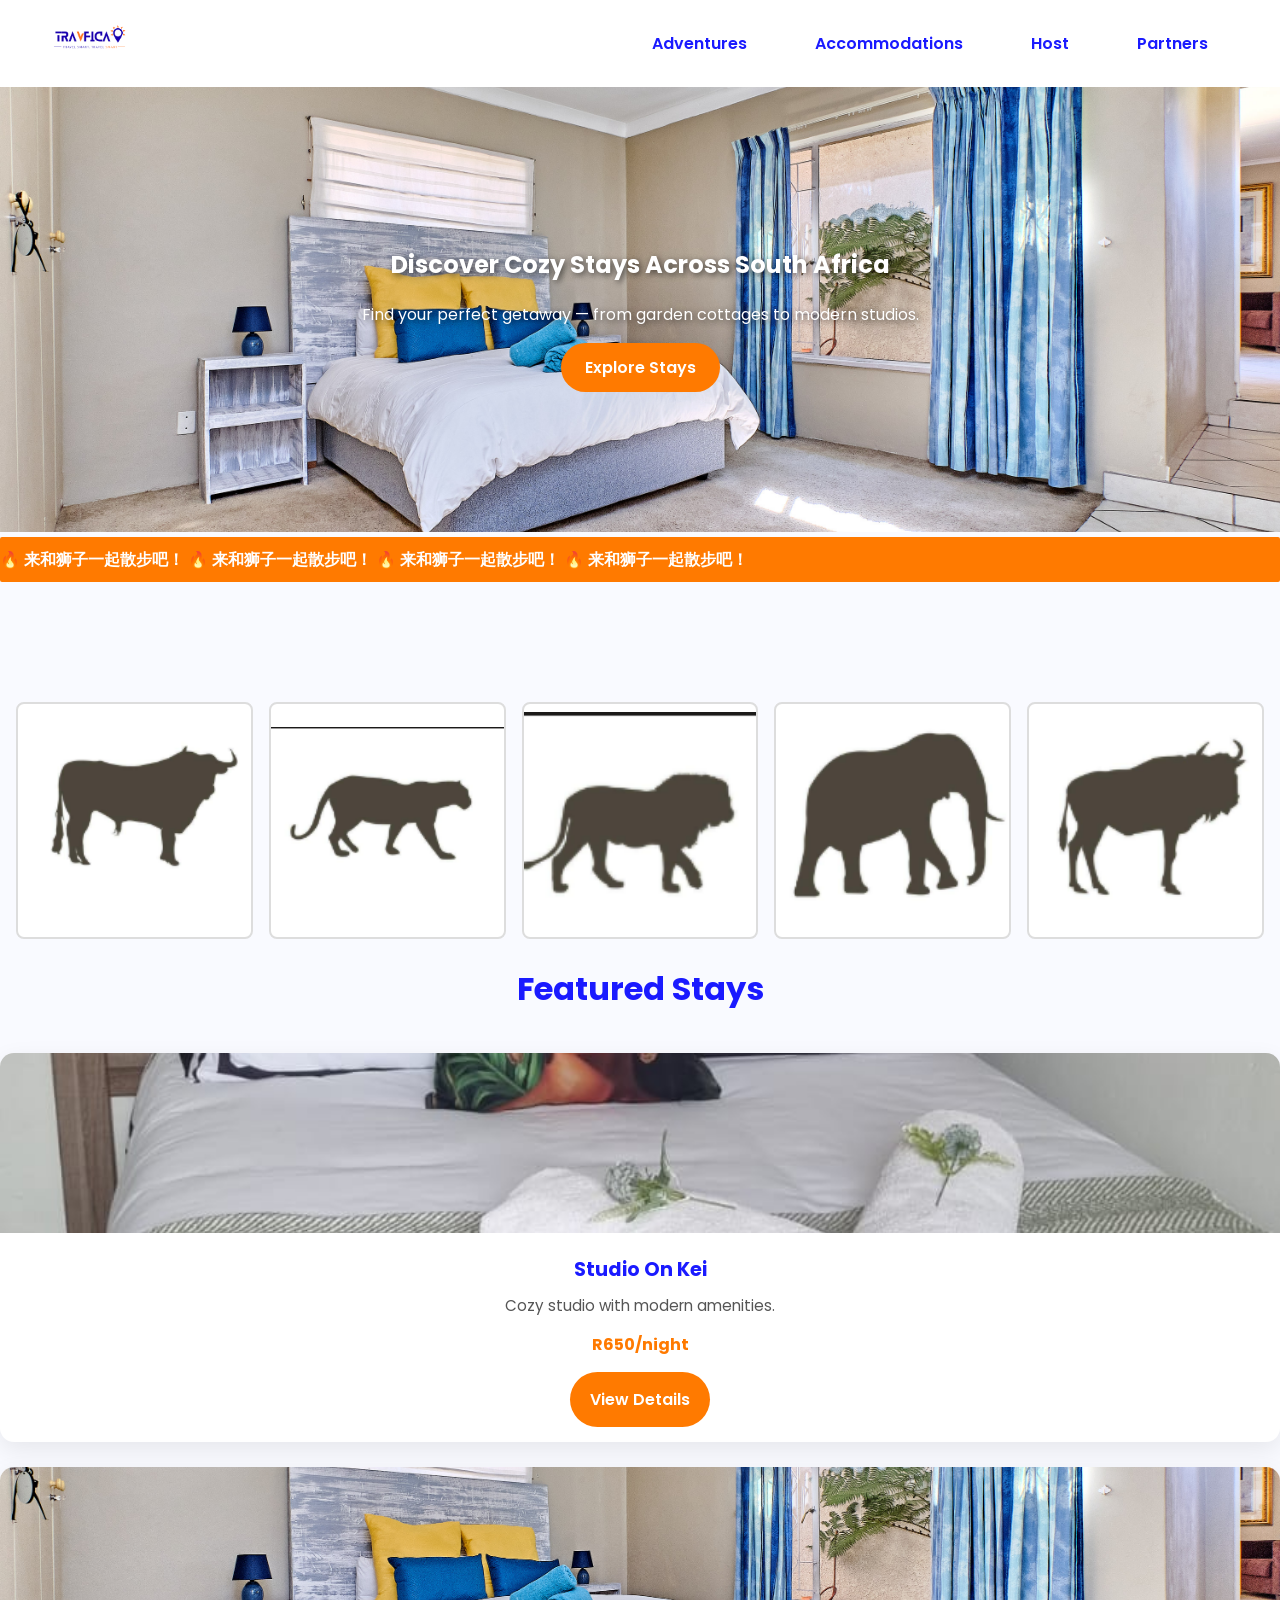
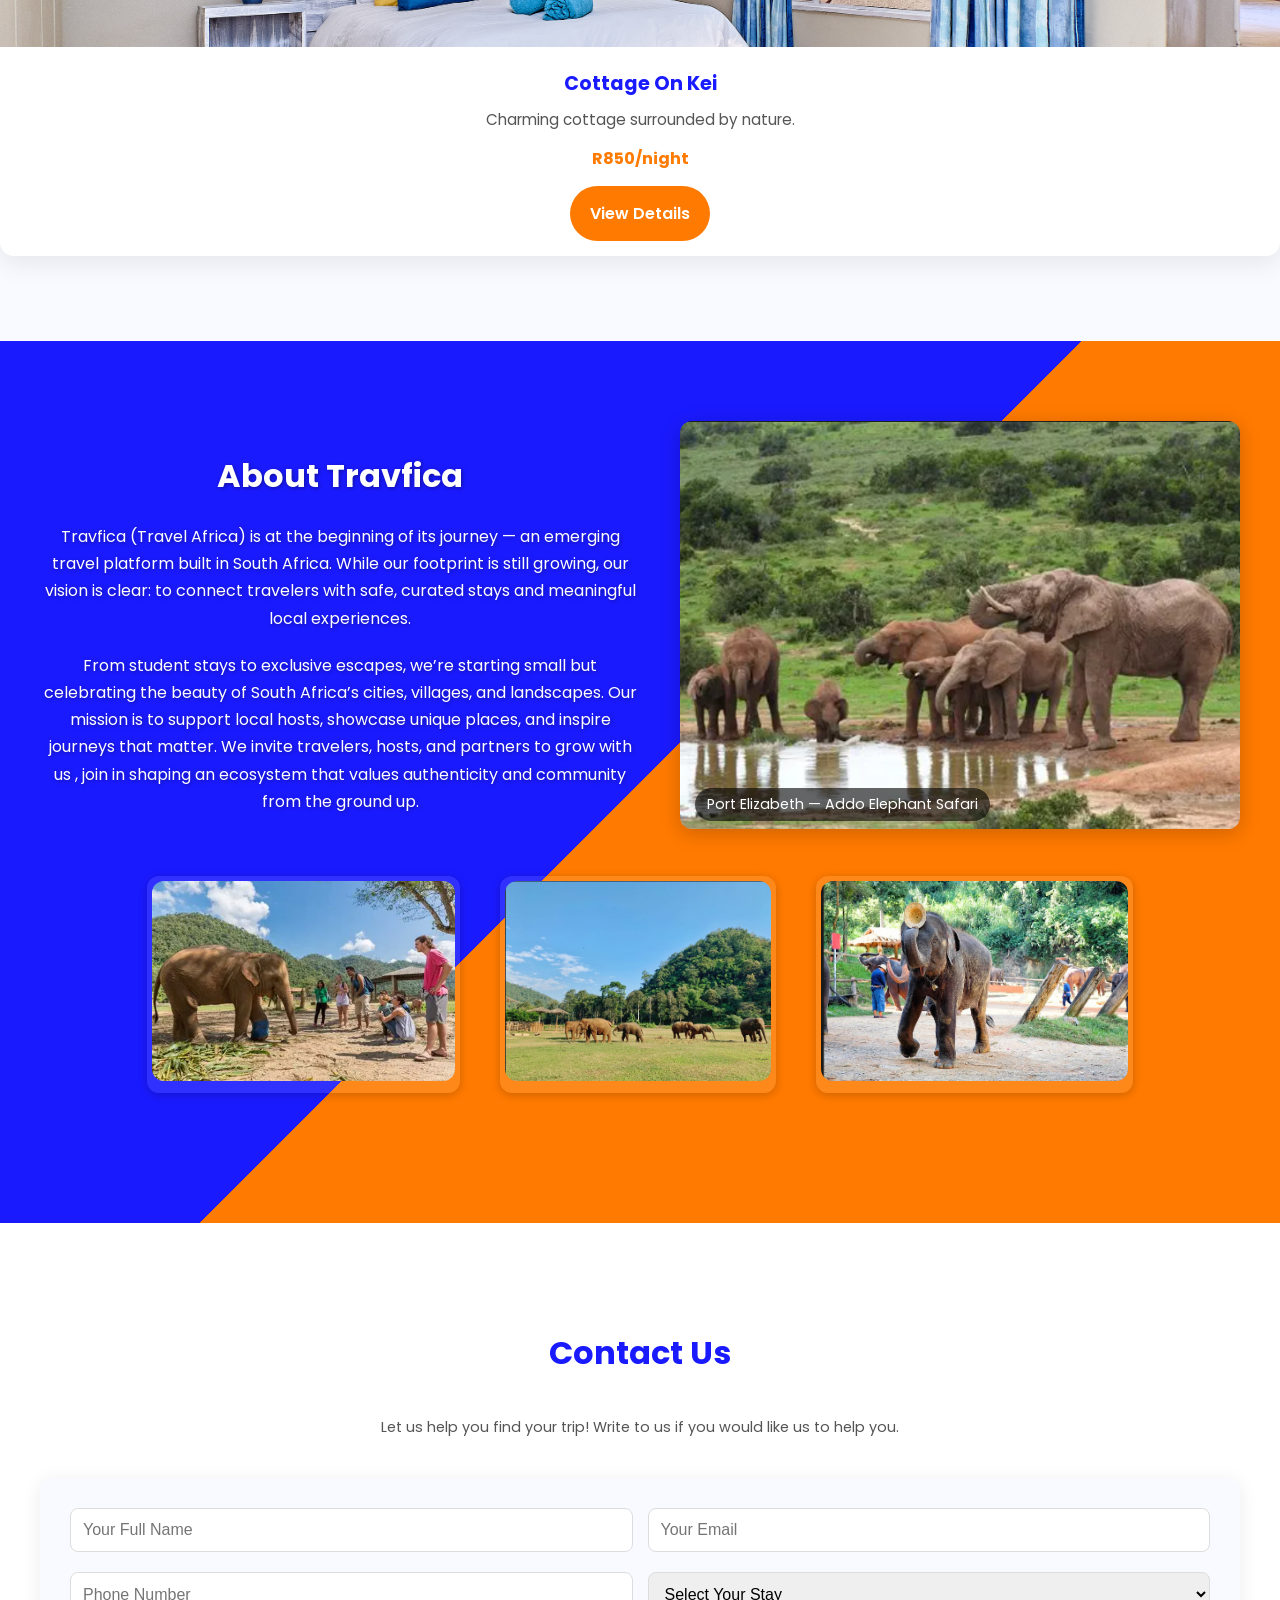
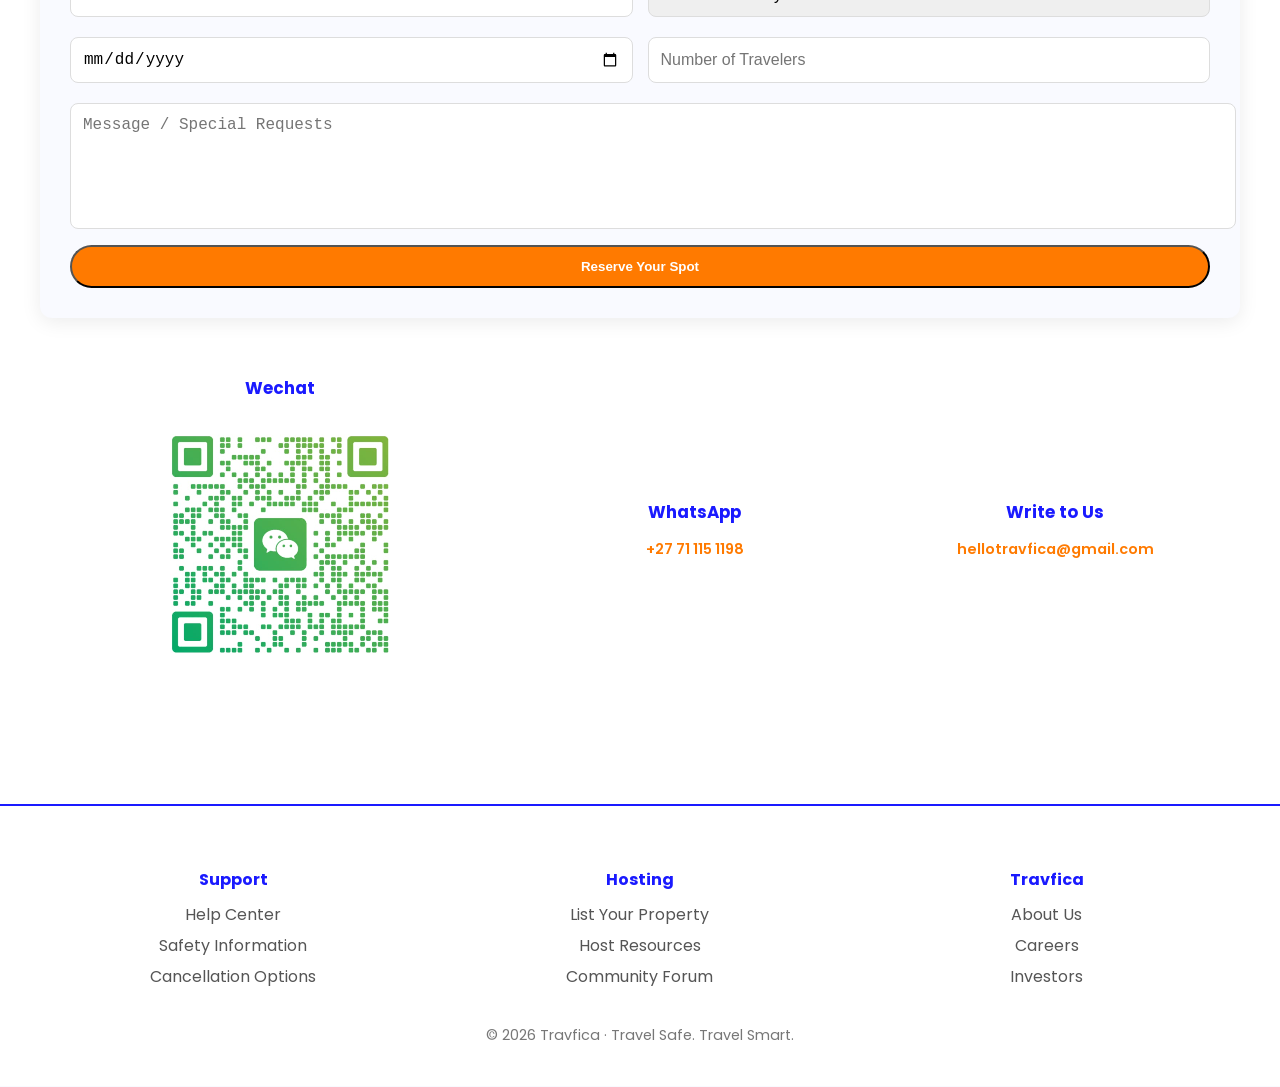
<file: public/index.html>
<!DOCTYPE html>
<html lang="en">
<head>

<!-- Google tag (gtag.js) -->
<script async src="https://www.googletagmanager.com/gtag/js?id=G-F9YNWC69PF"></script>
<script>
  window.dataLayer = window.dataLayer || [];
  function gtag(){dataLayer.push(arguments);}
  gtag('js', new Date());

  gtag('config', 'G-F9YNWC69PF');
</script>

  <meta charset="utf-8"/>
  <meta name="viewport" content="width=device-width, initial-scale=1"/>
  <title>Travfica — Travel Safe. Travel Smart.</title>
  <link rel="stylesheet" href="./style1.css"/>
  <link href="https://fonts.googleapis.com/css2?family=Poppins:wght@400;600&display=swap" rel="stylesheet"/>
</head>

<body> 
  <!-- Header --> 

  <header> 

    <div class="logo"> 

  <a href="index.html"> 

    <img src="images/Travificalogo.jpg.png" alt="Travfica Logo"> 

  </a> 

</div> 

  

<!-- Desktop Navigation --> 

   <nav class="nav-links"> 

  <a href="featuredactivities.html">Adventures</a> 

  <a href="rooms.html">Accommodations </a> 

  <a href="host.html">Host</a> 

  <a href="partners.html">Partners</a> 

</nav> 

  

  

<!-- Hamburger Menu icon -->
<div class="hamburger" onclick="toggleMenu()">
    ☰
</div>

<!-- Mobile Navigation -->
<div class="mobile-menu" id="mobileMenu">
    <a href="featuredactivities.html">Adventures</a>
    <a href="rooms.html">Accommodations</a>
    <a href="host.html">Host</a>
    <a href="partners.html">Partners</a>
</div>

<script>
function toggleMenu() {
    const menu = document.getElementById("mobileMenu");

    if (menu.style.display === "flex") {
        menu.style.display = "none";
    } else {
        menu.style.display = "flex";
    }
}
</script>

</header> 

 

  <!-- Hero --> 

  <section class="hero"> 

    <h1>Discover Cozy Stays Across South Africa</h1> 

    <p>Find your perfect getaway — from garden cottages to modern studios.</p> 

    <a href="rooms.html" class="btn">Explore Stays</a> 

  </section> 

  

  

  <!-- Promotions --> 

  

<div class="discount-banner"> 

  <div class="ticker"> 

  🔥 来和狮子一起散步吧！                       🔥 来和狮子一起散步吧！                      🔥 来和狮子一起散步吧！                      🔥 来和狮子一起散步吧！

  </div> 

</div>


<style>
  .logos { display: grid; grid-template-columns: repeat(5, 1fr); gap: 16px; padding: 0 16px; }
  .logos img { display: block; width: 100%; aspect-ratio: 1 / 1; object-fit: contain; background: #fff; }
</style>

<div class="logos">
  <img src="images/buffalo.png" alt="buffalo logo" />
  <img src="images/cheetah.png" alt="cheetah logo" />
  <img src="images/lion.png" alt="lion logo" />
  <img src="images/elephant.png" alt="elephant logo" />
  <img src="images/wildebeast.png" alt="wildebeest logo" />
</div>



  <section class="landing-rooms">
  <h2>Featured Stays</h2>
      <div class="room-card">
      <img src="images/bedroom.jpg" alt="Studio On Kei">
      <h3>Studio On Kei</h3>
      <p>Cozy studio with modern amenities.</p>
      <div class="price">R650/night</div>
      <a href="room-studioonkei.html" class="btn">View Details</a>
    </div>
<br/>
    <div class="room-card">
      <img src="images/Pendray2.jpg" alt="Cottage On Kei">
      <h3>Cottage On Kei</h3>
      <p>Charming cottage surrounded by nature.</p>
      <div class="price">R850/night</div>
      <a href="room-cottageonkei.html" class="btn">View Details</a>
    </div>
  </div>
</section>
<br/>

  <!-- Header -->
  <!--<header>
    <div class="logo">
  <a href="index.html">
    <img src="images/Travificalogo.jpg.png" alt="Travfica Logo">
  </a>
</div>

<!-- Desktop Navigation -->
   <!--<nav class="nav-links">
  <a href="index.html">Home</a>
  <div class="dropdown">
    <a href="rooms.html">Accommodations ▾</a>
    <div class="dropdown-content">
      <a href="rooms.html#student">Student</a>
      <a href="rooms.html#exclusive">Exclusive</a>
    </div>
  </div>
  <a href="host.html">Host</a>
  <a href="partners.html">Partners</a>
</nav>


<!-- Hamburger Icon -->
<!--<div class="hamburger" onclick="toggleMenu()">☰</div>


<!-- Mobile Navigation -->
<!--<div class="mobile-menu" id="mobileMenu">
  <a href="index.html">Home</a>

  <!-- Dropdown for Rooms -->
  <!--<div class="mobile-dropdown">
    <button class="dropbtn">Accommodations ▾</button>
    <div class="mobile-dropdown-content">
      <a href="rooms.html#student">Student</a>
      <a href="rooms.html#exclusive">Exclusive</a>
    </div>
  </div>

  <a href="featuredactivities.html">Featured Activities</a>
  <a href="host.html">Become a Host</a>
  <a href="partners.html">Partners</a>
</div>
 </header>


  <!--<section class="hero">
  <h1>Find More Than Just a Stay</h1>
  <p>
    Discover safe, curated spaces and real South African experiences — all in one place.
  </p>

  <div class="hero-buttons">
    <a href="rooms.html" class="btn">Explore Stays</a>
    <a href="featuredactivities.html" class="btn secondary-btn">Explore Experiences</a>
  </div>
</section>

 
<div class="trust-strip">
  <div class="trust-item">
    <span>✔</span>
    <p>Verified Hosts</p>
  </div>

  <div class="trust-item">
    <span>🔒</span>
    <p>Secure Booking</p>
  </div>

  <div class="trust-item">
    <span>🌍</span>
    <p>Local Experiences</p>
  </div>

  <div class="trust-item">
    <span>⭐</span>
    <p>Top Rated Stays</p>
  </div>
</div>

 

  <!-- Featured Stays -->
   <!--<section id="featured" class="landing-rooms">
  <h2>Explore our Stays</h2>
  <div class="landing-scroll">
        <div class="room-card">
        <img src="images/Pendray15.jpg" alt="CottageOnKei">
        <h3>CottageOnKei</h3>
        <p>Peaceful garden cottage.</p>
        <p class="price">R 1,800 / night</p>
        <a href="room-cottageonkei.html" class="btn">View Details</a>
      </div>
      <div class="room-card">
        <img src="images/bedroom.jpg" alt="StudioOnKei">
        <h3>StudioOnKei</h3>
        <p>Modern studio with essentials.</p>
        <p class="price">R 1,200 / night</p>
        <a href="room-studioonkei.html" class="btn">View Details</a>
      </div>
      <div class="room-card">
        <img src="images/bedroom.jpg" alt="StudioOnKei">
        <h3>Placeholder</h3>
        <p>Modern studio with essentials.</p>
        <p class="price">R 1,200 / night</p>
        <a href="room-studioonkei.html" class="btn">View Details</a>
      </div>
      <div class="room-card">
        <img src="images/Pendray16.jpg" alt="StudioOnKei">
        <h3>Placeholder 2</h3>
        <p>Modern studio with essentials.</p>
        <p class="price">R 1,200 / night</p>
        <a href="room-studioonkei.html" class="btn">View Details</a>
      </div>
      <div class="room-card">
        <img src="images/Pendray3.jpg" alt="StudioOnKei">
        <h3>Placeholder 3</h3>
        <p>Modern studio with essentials.</p>
        <p class="price">R 1,200 / night</p>
        <a href="room-studioonkei.html" class="btn">View Details</a>
      </div>
      <div class="room-card">
        <img src="images/Pendray2.jpg" alt="StudioOnKei">
        <h3>Placeholder 4</h3>
        <p>Modern studio with essentials.</p>
        <p class="price">R 1,200 / night</p>
        <a href="room-studioonkei.html" class="btn">View Details</a>
      </div>
    </div>
  </section>

  
<!-- Promotions -->

  <!--<div class="discount-banner">
  <div class="ticker">
    🔥Get 10% off your first booking!       🔥 Get 10% off your first booking!       🔥Get 10% off your first booking!       🔥Get 10% off your first booking!  
  </div>
</div>

  <!-- Featured Activities -->
<!--<section class="activities">
  <h2>Travel Beyond the Stay</h2>
  <div class="activities-scroll">
    
    <div class="activity-card">
      <img src="images/beach.jpeg" alt="Beach Walks">
      <h3>Beach Walks</h3>
      <p>Relaxing strolls along pristine beaches.</p>
      <a href="featuredactivities.html" class="btn">Explore</a>
    </div>

    <div class="activity-card">
      <img src="images/travel.jpeg" alt="Hiking Trails">
      <h3>Hiking Trails</h3>
      <p>Explore scenic routes and nature reserves.</p>
      <a href="featuredactivities.html" class="btn">Explore</a>
    </div>

    <div class="activity-card">
      <img src="images/food.jpeg" alt="Local Cuisine">
      <h3>Local Cuisine</h3>
      <p>Experience authentic South African flavors.</p>
      <a href="featuredactivities.html" class="btn">Explore</a>
    </div>

    <div class="activity-card">
      <img src="images/culture.jpeg" alt="Cultural Tours">
      <h3>Cultural Tours</h3>
      <p>Discover traditions, art, and vibrant communities.</p>
      <a href="featuredactivities.html" class="btn">Explore</a>
    </div>

    <div class="activity-card">
      <img src="images/safari.jpeg" alt="Safari Adventures">
      <h3>Safari Adventures</h3>
      <p>Witness wildlife up close in iconic reserves.</p>
      <a href="featuredactivities.html" class="btn">Explore</a>
    </div>

      <div class="activity-card">
      <img src="images/cape town.jpeg" alt="Solo Adventures">
      <h3>Solo Adventures</h3>
      <p>Explore the beauty of Cape Town at your own pace.</p>
      <a href="featuredactivities.html" class="btn">Explore</a>
    </div>

  </div>
</section>
<section class="reviews">
  <h2>What Travelers Say</h2>

  <div class="review-cards">
    <div class="review">
      <p>“Absolutely loved CottageOnKei. Peaceful and beautiful!”</p>
      <h4>— Sarah M.</h4>
    </div>

    <div class="review">
      <p>“Booking was smooth and the host was amazing.”</p>
      <h4>— Jason K.</h4>
    </div>

    <div class="review">
      <p>“Travfica made our trip stress-free and memorable.”</p>
      <h4>— Aisha R.</h4>
    </div>
  </div>
</section>

<!-- About Travfica -->
<section class="about">
  <div class="about-inner">
    <div class="about-text">
      <h2>About Travfica</h2>
     <p>
  Travfica (Travel Africa) is at the beginning of its journey — an emerging travel platform built in South Africa.
  While our footprint is still growing, our vision is clear: to connect travelers with safe, curated stays and meaningful local experiences.
    </p>
      <p>
      From student stays to exclusive escapes, we’re starting small but celebrating the beauty of South Africa’s cities, villages, and landscapes. 
      Our mission is to support local hosts, showcase unique places, and inspire journeys that matter. 
      We invite travelers, hosts, and partners to grow with us , join in shaping an ecosystem that values authenticity and community from the ground up.
       </p>
    </div>

    <div class="about-images">
      <div class="image-card">
        <img src="images/elephant safari.png" alt="Elephant Safari">
        <span class="image-caption">Port Elizabeth — Addo Elephant Safari</span>
      </div>
    
  </div>

  <div class="credibility">
    <div>
      <img src="images/pic1.png" alt="Elephant Safari1">
    </div>
    <div>
      <img src="images/pic2.png" alt="Elephant Safari2">
    </div>
    <div>
      <img src="images/pic3.png" alt="Elephant Safari3">
    </div>
  </div>
</section>



<!-- Contact -->
<section id="contact" class="contact">
  <h2>Contact Us</h2>
  <p><p>
  Let us help you find your trip! Write to us if you would like us to help you.
</p></p>

  <div class="contact-container">
       <!-- Contact Form (Right) -->
    <form class="contact-form">
      <div class="form-row">
        <input type="text" placeholder="Your Full Name" required>
        <input type="email" placeholder="Your Email" required>
      </div>
      <div class="form-row">
        <input type="tel" placeholder="Phone Number" required>
        <select>
          <option>Select Your Stay</option>
          <option>StudioOnKei</option>
          <option>CottageOnKei</option>
        </select>
      </div>
      <div class="form-row">
        <input type="date" placeholder="Preferred Date">
        <input type="text" placeholder="Number of Travelers">
      </div>
      <textarea placeholder="Message / Special Requests"></textarea>
      <button type="submit" class="btn">Reserve Your Spot</button>
    </form>
  </div>

  <!-- Contact Info (Bottom) -->
  <div class="contact-info">
    <div>
      <h3> Wechat</h3>
      <p><img src="images/qr code wechat.png" alt="Wechat QR Code"></img></p>
    </div>

    <div>
      <h3> WhatsApp</h3>
      <p><a href="https://wa.me/27822927229">+27 71 115 1198</a></p>
    </div>
    
    <div>
      <h3> Write to Us</h3>
      <p><a href="mailto:hellotravfica@gmail.com">hellotravfica@gmail.com</a></p>
    </div>
  </div>
</section>



  <!-- Footer -->
  <footer>
    <div class="footer-columns">
      <div>
        <h4>Support</h4>
        <a href="#">Help Center</a>
        <a href="#">Safety Information</a>
        <a href="#">Cancellation Options</a>
      </div>
      <div>
        <h4>Hosting</h4>
        <a href="#">List Your Property</a>
        <a href="#">Host Resources</a>
        <a href="#">Community Forum</a>
      </div>
      <div>
        <h4>Travfica</h4>
        <a href="#">About Us</a>
        <a href="#">Careers</a>
        <a href="#">Investors</a>
      </div>
    </div>
    <div class="footer-bottom">
      © 2026 Travfica · Travel Safe. Travel Smart.
    </div>
  </footer>
   <script src="script.js"></script>
</body>
</html>
</file>
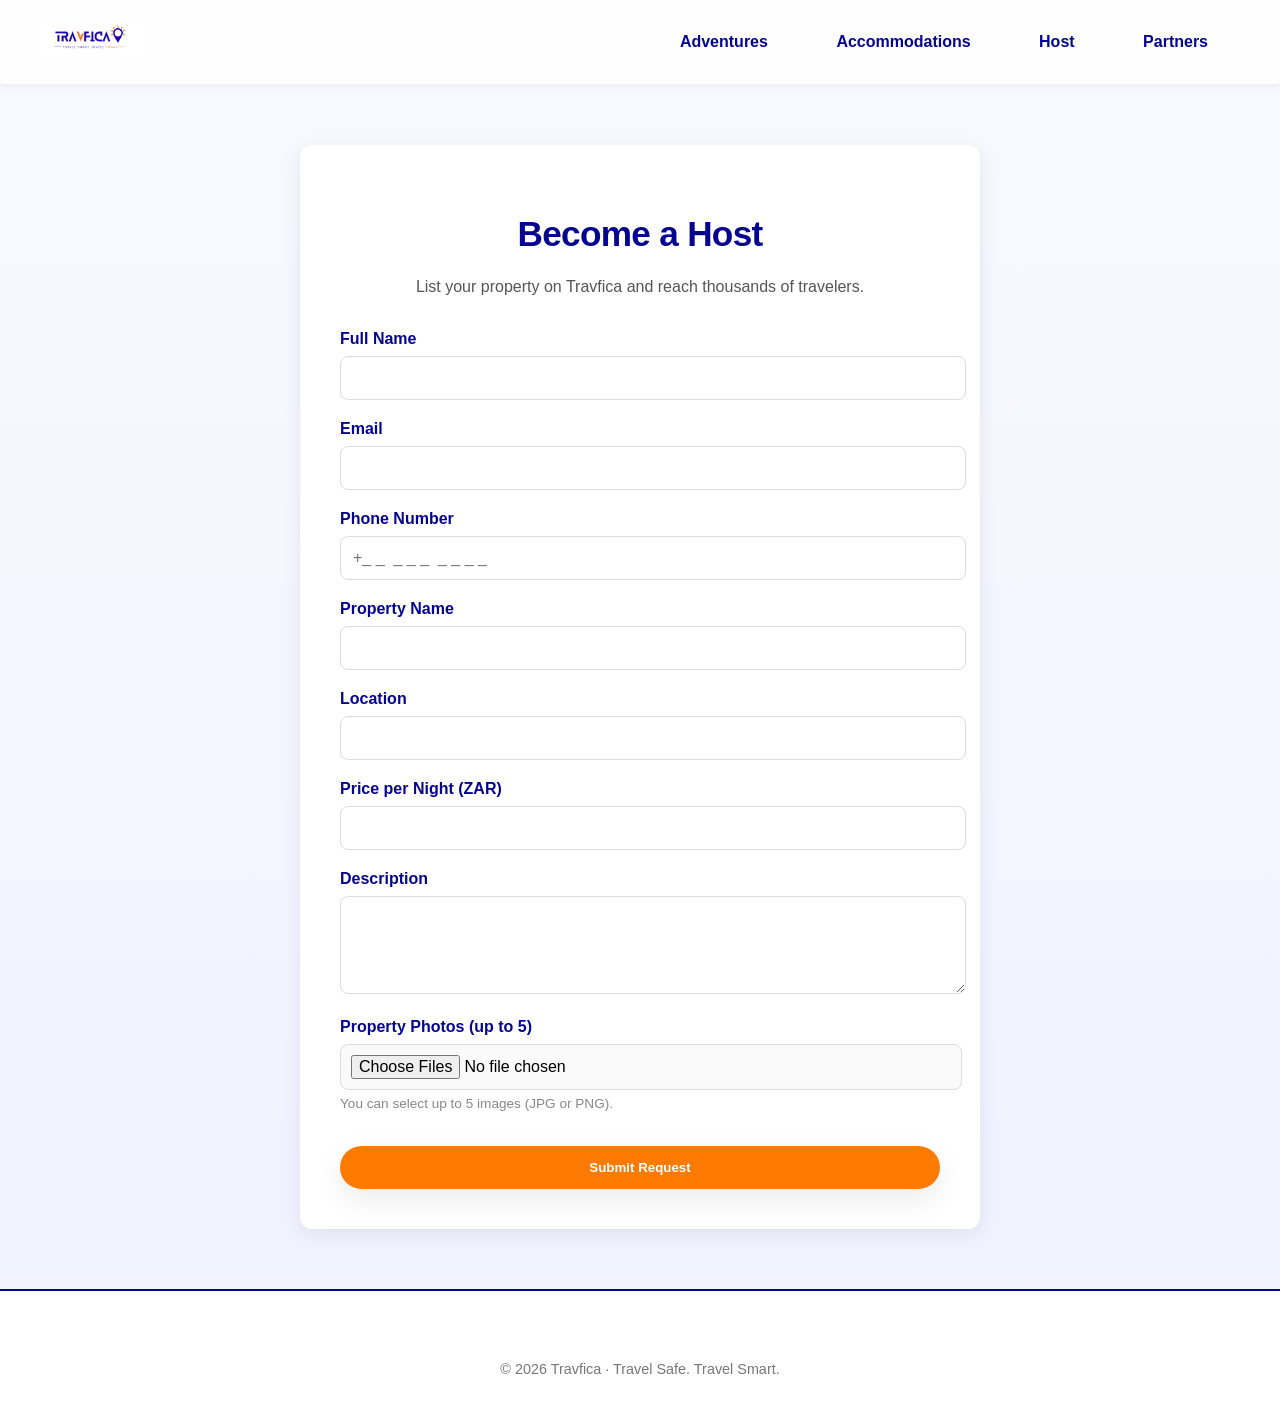
<file: public/host.html>
<!DOCTYPE html>
<html lang="en">
<head>

<!-- Google tag (gtag.js) -->
<script async src="https://www.googletagmanager.com/gtag/js?id=G-F9YNWC69PF"></script>
<script>
  window.dataLayer = window.dataLayer || [];
  function gtag(){dataLayer.push(arguments);}
  gtag('js', new Date());

  gtag('config', 'G-F9YNWC69PF');
</script>
  <meta charset="utf-8"/>
  <meta name="viewport" content="width=device-width, initial-scale=1"/>
  <title>Become a Host — Travfica</title>
  <link rel="stylesheet" href="style.css"/>
</head>
<body>

  <!-- Header -->
  <header>
  <!-- Logo (clickable back to home) -->
  <div class="logo">
    <a href="index.html">
      <img src="images/Travificalogo.jpg.png" alt="Travfica Logo">
    </a>
  </div>

  <!-- Desktop Navigation --> 

   <nav class="nav-links"> 

  <a href="featuredactivities.html">Adventures</a> 

  <a href="rooms.html">Accommodations </a> 

  <a href="host.html">Host</a> 

  <a href="#">Partners</a> 

</nav> 

  

  

<!-- Hamburger Menu icon -->
<div class="hamburger" onclick="toggleMenu()">
    ☰
</div>

<!-- Mobile Navigation -->
<div class="mobile-menu" id="mobileMenu">
    <a href="featuredactivities.html">Adventures</a>
    <a href="rooms.html">Accommodations</a>
    <a href="host.html">Host</a>
    <a href="partners.html">Partners</a>
</div>

<script>
function toggleMenu() {
    const menu = document.getElementById("mobileMenu");

    if (menu.style.display === "flex") {
        menu.style.display = "none";
    } else {
        menu.style.display = "flex";
    }
}
</script>


</header>

<!-- Host Form -->
<section class="host-form">
  <h2>Become a Host</h2>
  <p>List your property on Travfica and reach thousands of travelers.</p>

  <form id="hostForm" action="https://formspree.io/f/YOUR_FORM_ID" method="POST" enctype="multipart/form-data">
    <label for="name">Full Name</label>
    <input type="text" id="name" name="name" required>

    <label for="email">Email</label>
    <input type="email" id="email" name="email" required>

    <label for="phone">Phone Number</label>
    <input type="tel" id="phone" name="phone" placeholder="+_ _  _ _ _  _ _ _ _" required>

    <label for="property">Property Name</label>
    <input type="text" id="property" name="property" required>

    <label for="location">Location</label>
    <input type="text" id="location" name="location" required>

    <label for="price">Price per Night (ZAR)</label>
    <input type="number" id="price" name="price" required>

    <label for="description">Description</label>
    <textarea id="description" name="description" rows="4" required></textarea>

    <label for="photos">Property Photos (up to 5)</label>
    <input type="file" id="photos" name="photos" accept="image/*" multiple required>
    <small class="file-hint">You can select up to 5 images (JPG or PNG).</small>
    <div id="photoPreview" class="photo-preview"></div>
    <p id="photoError" class="photo-error" style="display:none;">Please select a maximum of 5 photos.</p>

    <button type="submit" class="btn">Submit Request</button>
  </form>
</section>

<script>
  const photoInput = document.getElementById('photos');
  const preview = document.getElementById('photoPreview');
  const error = document.getElementById('photoError');
  const form = document.getElementById('hostForm');

  photoInput.addEventListener('change', () => {
    preview.innerHTML = '';
    const files = Array.from(photoInput.files);

    if (files.length > 5) {
      error.style.display = 'block';
      return;
    }
    error.style.display = 'none';

    files.forEach(file => {
      const reader = new FileReader();
      reader.onload = e => {
        const img = document.createElement('img');
        img.src = e.target.result;
        preview.appendChild(img);
      };
      reader.readAsDataURL(file);
    });
  });

  form.addEventListener('submit', (e) => {
    if (photoInput.files.length > 5) {
      e.preventDefault();
      error.style.display = 'block';
      photoInput.scrollIntoView({ behavior: 'smooth', block: 'center' });
    }
  });
</script>

  <!-- Footer -->
  <footer>
    <div class="footer-bottom">© 2026 Travfica · Travel Safe. Travel Smart.</div>
  </footer>
</body>
</html>
</file>
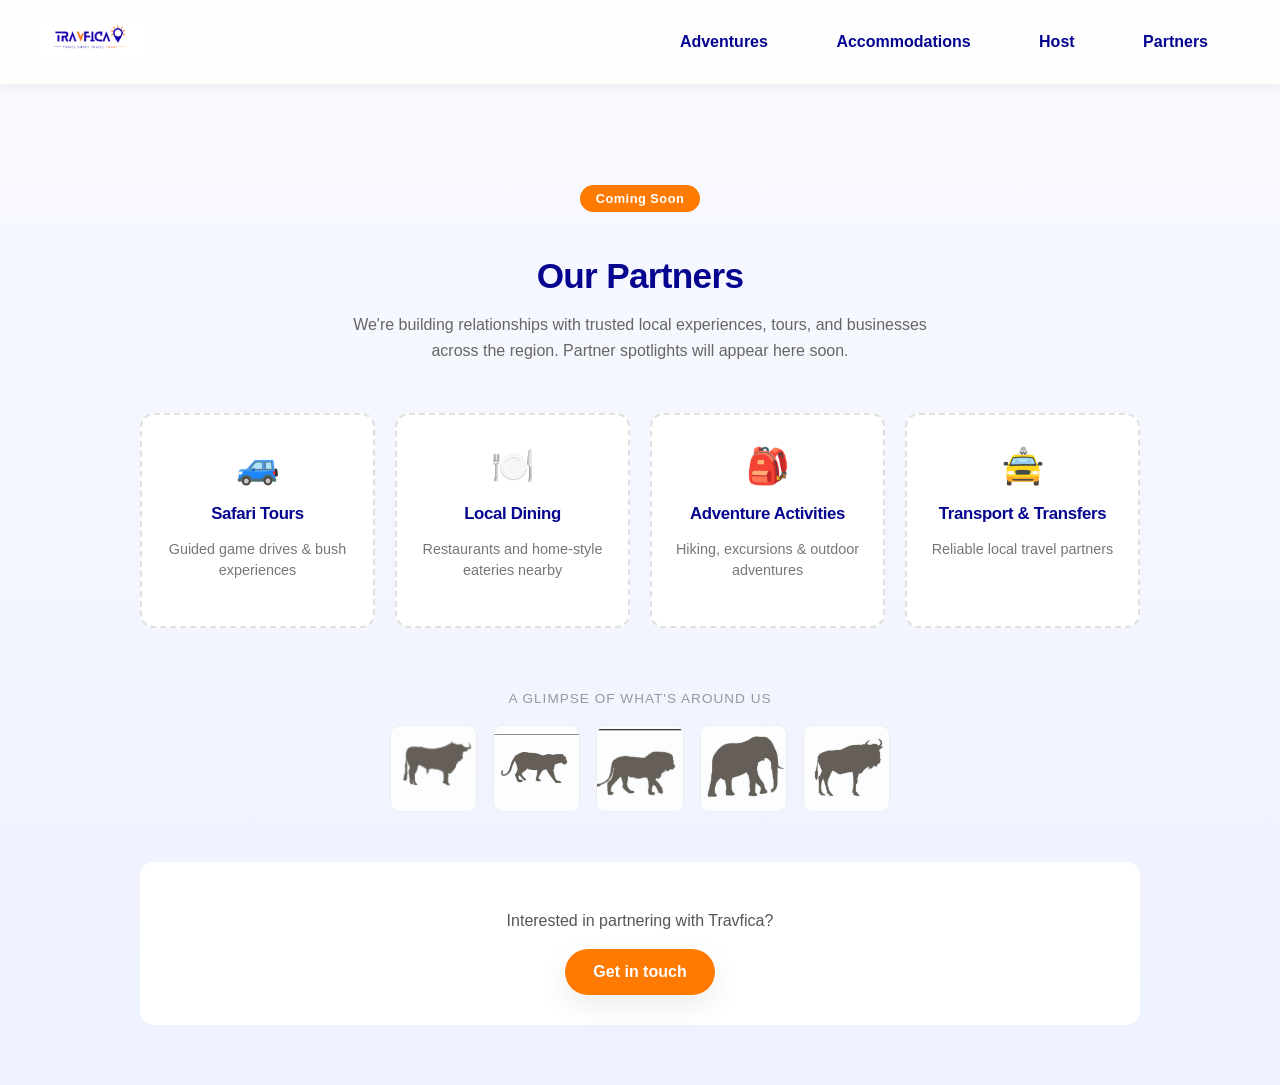
<file: public/partners.html>
<!-- partners.html -->
<!DOCTYPE html>
<html lang="en">
<head>

<!-- Google tag (gtag.js) -->
<script async src="https://www.googletagmanager.com/gtag/js?id=G-F9YNWC69PF"></script>
<script>
  window.dataLayer = window.dataLayer || [];
  function gtag(){dataLayer.push(arguments);}
  gtag('js', new Date());

  gtag('config', 'G-F9YNWC69PF');
</script>

  <meta charset="utf-8"/>
  <meta name="viewport" content="width=device-width, initial-scale=1"/>
  <title>Partners — Travfica</title>
  <link rel="stylesheet" href="./style.css"/>
</head>
<body>
   <header>
  <!-- Logo (clickable back to home) -->
  <div class="logo">
    <a href="index.html">
      <img src="images/Travificalogo.jpg.png" alt="Travfica Logo">
    </a>
  </div>

 <!-- Desktop Navigation --> 

   <nav class="nav-links"> 

  <a href="featuredactivities.html">Adventures</a> 

  <a href="rooms.html">Accommodations </a> 

  <a href="host.html">Host</a> 

  <a href="partners.html">Partners</a> 

</nav> 

  

  

<!-- Hamburger Menu icon -->
<div class="hamburger" onclick="toggleMenu()">
    ☰
</div>

<!-- Mobile Navigation -->
<div class="mobile-menu" id="mobileMenu">
    <a href="featuredactivities.html">Adventures</a>
    <a href="rooms.html">Accommodations</a>
    <a href="host.html">Host</a>
    <a href="partners.html">Partners</a>
</div>

<script>
function toggleMenu() {
    const menu = document.getElementById("mobileMenu");

    if (menu.style.display === "flex") {
        menu.style.display = "none";
    } else {
        menu.style.display = "flex";
    }
}
 </script>
</header>

  <section class="partners">
      <div class="partners-intro">
        <span class="coming-soon-badge">Coming Soon</span>
        <h2>Our Partners</h2>
        <p>We're building relationships with trusted local experiences, tours, and businesses across the region. Partner spotlights will appear here soon.</p>
      </div>

      <div class="partner-placeholders">
        <div class="partner-slot">
          <div class="partner-slot-icon">🚙</div>
          <h3>Safari Tours</h3>
          <p>Guided game drives & bush experiences</p>
        </div>

        <div class="partner-slot">
          <div class="partner-slot-icon">🍽️</div>
          <h3>Local Dining</h3>
          <p>Restaurants and home-style eateries nearby</p>
        </div>

        <div class="partner-slot">
          <div class="partner-slot-icon">🎒</div>
          <h3>Adventure Activities</h3>
          <p>Hiking, excursions & outdoor adventures</p>
        </div>

        <div class="partner-slot">
          <div class="partner-slot-icon">🚖</div>
          <h3>Transport & Transfers</h3>
          <p>Reliable local travel partners</p>
        </div>
      </div>

      <div class="partners-teaser">
        <p class="teaser-label">A glimpse of what's around us</p>
        <div class="logos">
          <img src="images/buffalo.png" alt="buffalo" />
          <img src="images/cheetah.png" alt="cheetah" />
          <img src="images/lion.png" alt="lion" />
          <img src="images/elephant.png" alt="elephant" />
          <img src="images/wildebeast.png" alt="wildebeest" />
        </div>
      </div>

      <div class="partners-cta">
        <p>Interested in partnering with Travfica?</p>
        <a href="host.html" class="btn">Get in touch</a>
      </div>
    </section>
</file>
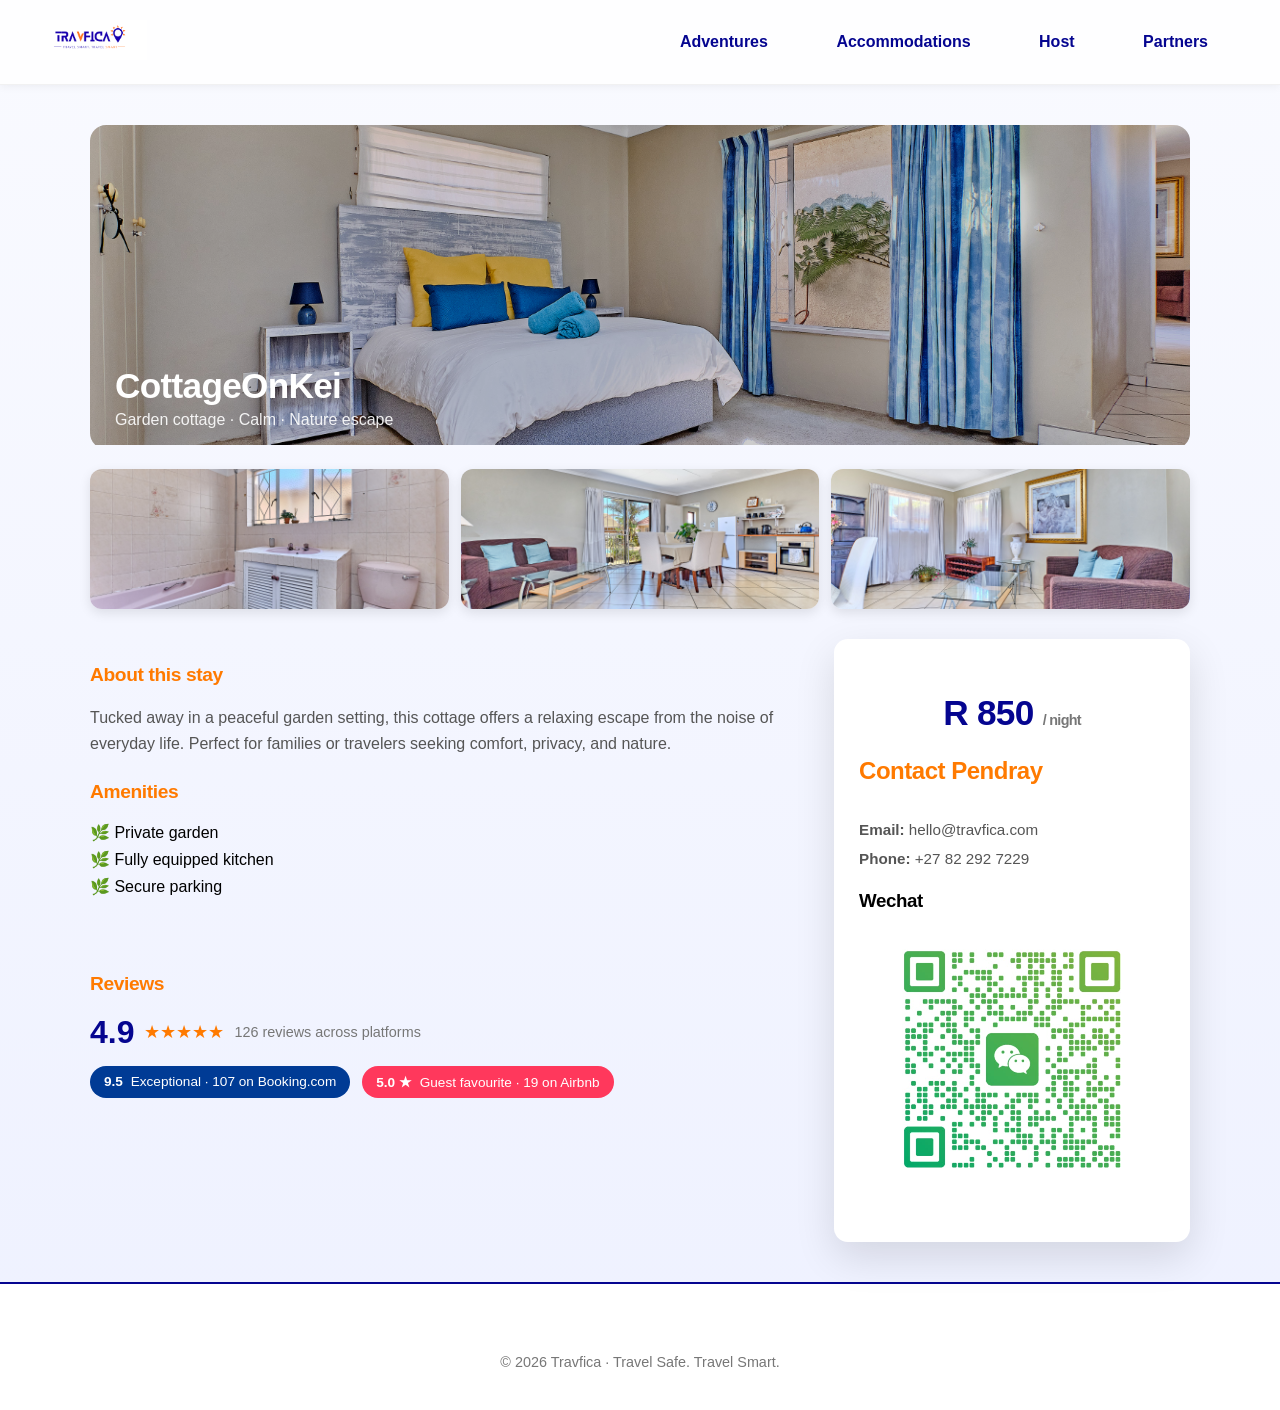
<file: public/room-cottageonkei.html>
<!-- room-cottageonkei.html -->
<!DOCTYPE html>
<html lang="en">
<head>

<!-- Google tag (gtag.js) -->
<script async src="https://www.googletagmanager.com/gtag/js?id=G-F9YNWC69PF"></script>
<script>
  window.dataLayer = window.dataLayer || [];
  function gtag(){dataLayer.push(arguments);}
  gtag('js', new Date());

  gtag('config', 'G-F9YNWC69PF');
</script>
  <meta charset="utf-8"/>
  <meta name="viewport" content="width=device-width, initial-scale=1"/>
  <title>CottageOnKei — Travfica</title>
  <link rel="stylesheet" href="./style.css"/>
</head>
<body>
   <header>
  <!-- Logo (clickable back to home) -->
  <div class="logo">
    <a href="index.html">
      <img src="images/Travificalogo.jpg.png" alt="Travfica Logo">
    </a>
  </div>

 <!-- Desktop Navigation --> 

   <nav class="nav-links"> 

  <a href="featuredactivities.html">Adventures</a> 

  <a href="rooms.html">Accommodations </a> 

  <a href="host.html">Host</a> 

  <a href="partners.html">Partners</a> 

</nav> 
   

 <!-- Hamburger Menu icon -->
<div class="hamburger" onclick="toggleMenu()">
    ☰
</div>

<!-- Mobile Navigation -->
<div class="mobile-menu" id="mobileMenu">
    <a href="featuredactivities.html">Adventures</a>
    <a href="rooms.html">Accommodations</a>
    <a href="host.html">Host</a>
    <a href="partners.html">Partners</a>
</div>

<script>
function toggleMenu() {
    const menu = document.getElementById("mobileMenu");

    if (menu.style.display === "flex") {
        menu.style.display = "none";
    } else {
        menu.style.display = "flex";
    }
}
</script>

</header>

 <section class="room-detail">

  <!-- HERO -->
  <div class="room-hero">
    <img src="./images/Pendray2.jpg" alt="CottageOnKei">
    <div class="hero-overlay">
      <h1>CottageOnKei</h1>
      <p1>Garden cottage · Calm · Nature escape</p1>
    </div>
  </div>

  <!-- GALLERY -->
  <div class="detail-gallery">
    <img src="./images/Pendray1.jpg">
    <img src="./images/Pendray7.jpg">
    <img src="./images/Pendray6.jpg">
  </div>

  <!-- CONTENT GRID -->
  <div class="room-info-grid">

    <!-- LEFT SIDE -->
    <div class="room-main-info">

      <h3>About this stay</h3>
      <p>
        Tucked away in a peaceful garden setting, this cottage offers a relaxing
        escape from the noise of everyday life. Perfect for families or travelers
        seeking comfort, privacy, and nature.
      </p>

      <h3>Amenities</h3>
      <ul class="amenities">
        <li>🌿 Private garden</li>
        <li>🌿 Fully equipped kitchen</li>
        <li>🌿 Secure parking</li>
      </ul>
      <br/>
      <br/>
      <h3>Reviews</h3>
      <div class="reviews-summary">

        <div class="reviews-score">
          <span class="score-number">4.9</span>
          <span class="score-stars">★★★★★</span>
          <span class="score-count">126 reviews across platforms</span>
        </div>

        <div class="reviews-platforms">
          <a href="YOUR_BOOKING_COM_LINK_HERE" target="_blank" class="platform-pill booking">
            <strong>9.5</strong> Exceptional · 107 on Booking.com
          </a>
          <a href="YOUR_AIRBNB_LINK_HERE" target="_blank" class="platform-pill airbnb">
            <strong>5.0 ★</strong> Guest favourite · 19 on Airbnb
          </a>
        </div>



   </div>
</div>
 <!-- RIGHT SIDE (BOOKING CARD) -->
   <div class="booking-box">
      <h2>R 850 <span>/ night</span></h2>

      <div class="contact2">
        <h3>Contact Pendray</h3><br/>
        <p><b>Email:</b> hello@travfica.com</p>
        <p><b>Phone:</b> +27 82 292 7229</p>
      </div>
      <div>
        <h3>Wechat</h3>
        <p><img src="images/qr code wechat.png" alt="Wechat QR Code"></p>
      </div>
    </div>

  </div>

</section>

<footer>
  <div class="footer-bottom">© 2026 Travfica · Travel Safe. Travel Smart.</div>
</footer>

  <script>
// Create lightbox container
const lightbox = document.createElement('div');
lightbox.id = 'lightbox';
document.body.appendChild(lightbox);

const img = document.createElement('img');
lightbox.appendChild(img);

// Add click event to gallery images
document.querySelectorAll('.detail-gallery img, .room-hero img').forEach(image => {
  image.addEventListener('click', () => {
    lightbox.style.display = 'flex';
    img.src = image.src;
    img.alt = image.alt;
  });
});

// Close lightbox when clicked
lightbox.addEventListener('click', () => {
  lightbox.style.display = 'none';
});
</script>

</body>
</html>
</file>
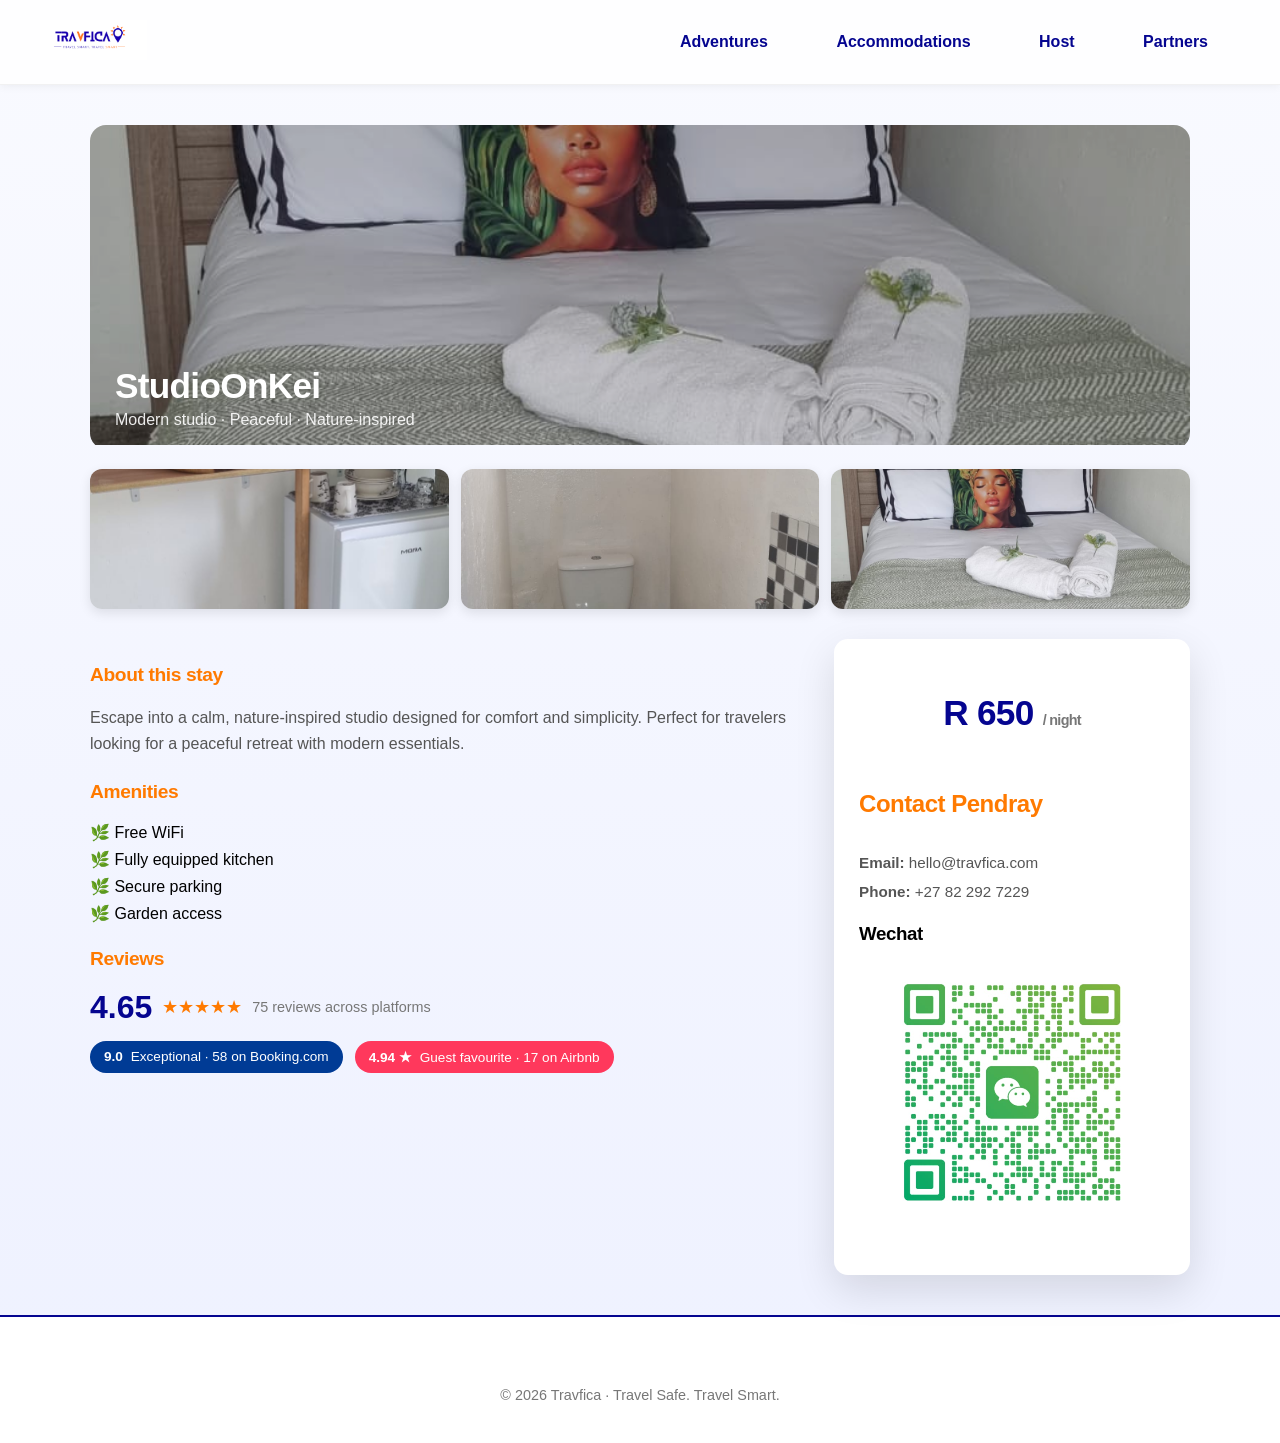
<file: public/room-studioonkei.html>
<!-- room-studioonkei.html -->
<!DOCTYPE html>
<html lang="en">
<head>

<!-- Google tag (gtag.js) -->
<script async src="https://www.googletagmanager.com/gtag/js?id=G-F9YNWC69PF"></script>
<script>
  window.dataLayer = window.dataLayer || [];
  function gtag(){dataLayer.push(arguments);}
  gtag('js', new Date());

  gtag('config', 'G-F9YNWC69PF');
</script>
  <meta charset="utf-8"/>
  <meta name="viewport" content="width=device-width, initial-scale=1"/>
  <title>StudioOnKei — Travfica</title>
  <link rel="stylesheet" href="./style.css"/>
</head>

<body>

<header>
  <div class="logo">
    <a href="index.html">
      <img src="images/Travificalogo.jpg.png" alt="Travfica Logo">
    </a>
  </div>

<!-- Desktop Navigation --> 

   <nav class="nav-links"> 

  <a href="featuredactivities.html">Adventures</a> 

  <a href="rooms.html">Accommodations </a> 

  <a href="host.html">Host</a> 

  <a href="partners.html">Partners</a> 

   </nav> 

  

  
<!-- Hamburger Menu icon -->
 <div class="hamburger" onclick="toggleMenu()">
    ☰
 </div>

<!-- Mobile Navigation -->
<div class="mobile-menu" id="mobileMenu">
    <a href="featuredactivities.html">Adventures</a>
    <a href="rooms.html">Accommodations</a>
    <a href="host.html">Host</a>
    <a href="partners.html">Partners</a>
</div>

<script>
function toggleMenu() {
    const menu = document.getElementById("mobileMenu");

    if (menu.style.display === "flex") {
        menu.style.display = "none";
    } else {
        menu.style.display = "flex";
    }
}
</script>

</header>


<!-- ==============================
   ROOM DETAIL
================================= -->
<section class="room-detail">

  <!-- HERO TITLE OVER IMAGE -->
  <div class="room-hero">
    <img src="./images/bedroom.jpg" alt="StudioOnKei">
    <div class="hero-overlay">
      <h1>StudioOnKei</h1>
      <p1>Modern studio · Peaceful · Nature-inspired</p1>
    </div>
  </div>

  <!-- GALLERY -->
  <div class="detail-gallery">
    <img src="./images/kitchen.jpg">
    <img src="./images/toilet.jpg">
    <img src="./images/bedroom.jpg">
  </div>

  <!-- MAIN GRID -->
  <div class="room-info-grid">

    <!-- LEFT CONTENT -->
    <div class="room-main-info">

      <h3>About this stay</h3>
      <p>
        Escape into a calm, nature-inspired studio designed for comfort and simplicity.
        Perfect for travelers looking for a peaceful retreat with modern essentials.
      </p>

      <h3>Amenities</h3>
      <ul class="amenities">
        <li>🌿 Free WiFi</li>
        <li>🌿 Fully equipped kitchen</li>
        <li>🌿 Secure parking</li>
        <li>🌿 Garden access</li>
      </ul>

         <h3>Reviews</h3>
      <div class="reviews-summary">

        <div class="reviews-score">
          <span class="score-number">4.65</span>
          <span class="score-stars">★★★★★</span>
          <span class="score-count">75 reviews across platforms</span>
        </div>

        <div class="reviews-platforms">
          <a href="YOUR_BOOKING_COM_LINK_HERE" target="_blank" class="platform-pill booking">
            <strong>9.0</strong> Exceptional · 58 on Booking.com
          </a>
          <a href="YOUR_AIRBNB_LINK_HERE" target="_blank" class="platform-pill airbnb">
            <strong>4.94 ★</strong> Guest favourite · 17 on Airbnb
          </a>
        </div>



   </div>
</div>

    <!-- BOOKING CARD -->
    <div class="booking-box">
      <h2>R 650 <span>/ night</span></h2>
<br/>
      

<div class="contact2">
        <h3>Contact Pendray</h3><br/>
        <p> <b>Email:</b> hello@travfica.com</p>
        <p><b>Phone:</b> +27 82 292 7229</p>
      </div>
    <div>
      <h3> Wechat</h3>
      <p><img src="images/qr code wechat.png" alt="Wechat QR Code"></img></p>
    </div>
    </div>

  </div>

</section>

<footer>
  <div class="footer-bottom">
    © 2026 Travfica · Travel Safe. Travel Smart.
  </div>
</footer>
<script>
// Create lightbox container
const lightbox = document.createElement('div');
lightbox.id = 'lightbox';
document.body.appendChild(lightbox);

const img = document.createElement('img');
lightbox.appendChild(img);

// Add click event to gallery images
document.querySelectorAll('.detail-gallery img, .room-hero img').forEach(image => {
  image.addEventListener('click', () => {
    lightbox.style.display = 'flex';
    img.src = image.src;
    img.alt = image.alt;
  });
});

// Close lightbox when clicked
lightbox.addEventListener('click', () => {
  lightbox.style.display = 'none';
});
</script>

</body>
</html>
</file>
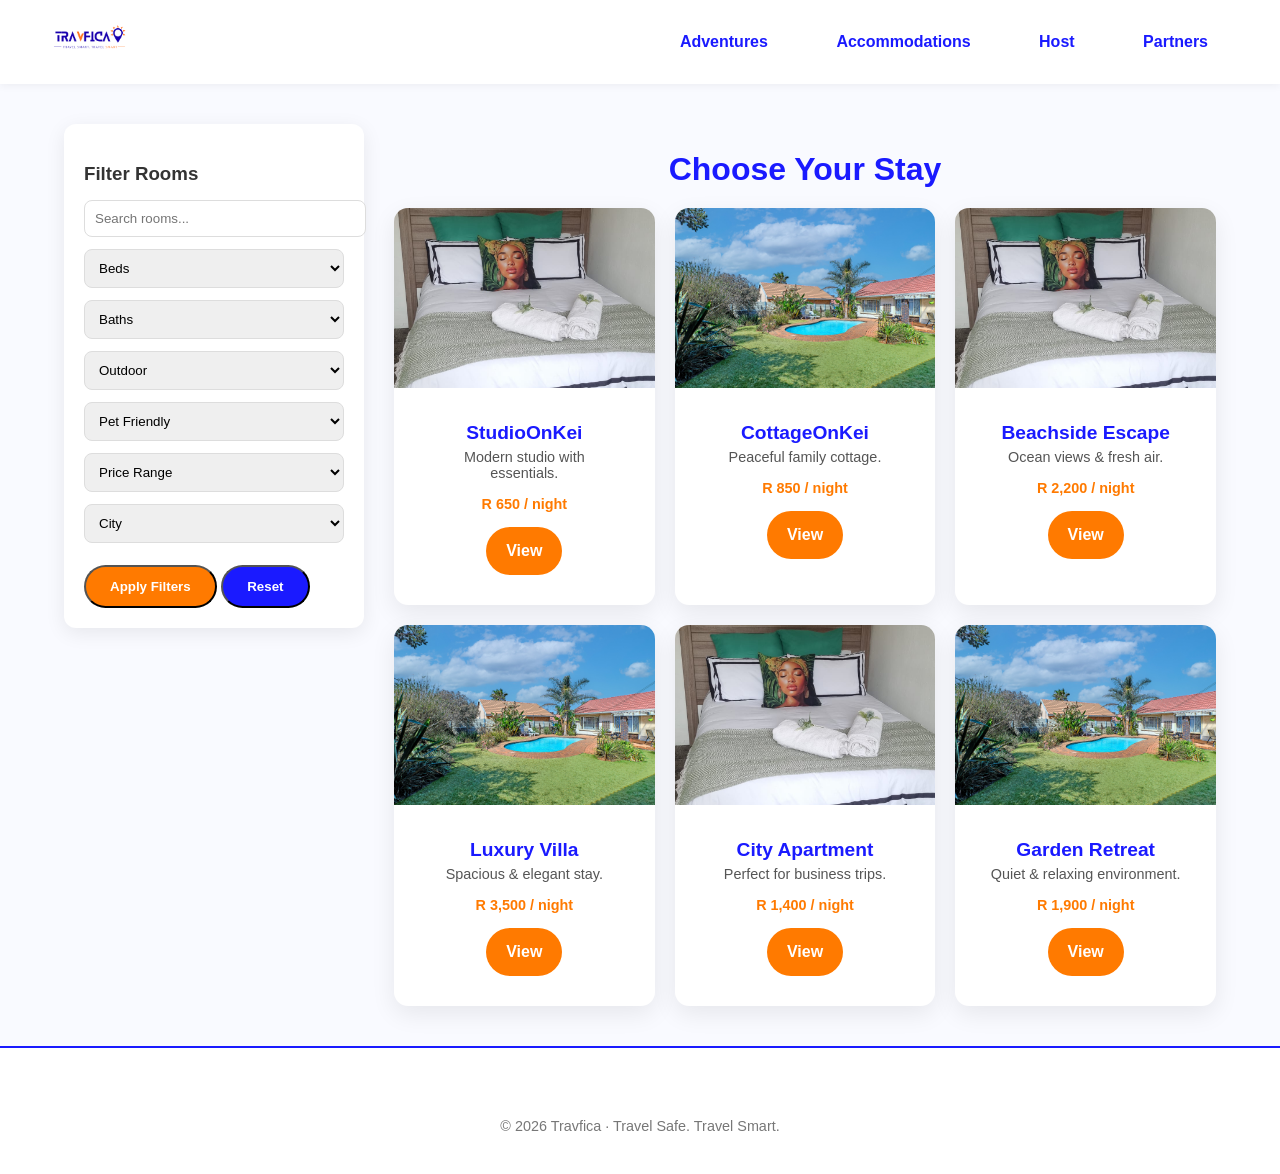
<file: public/rooms.html>
<!-- rooms.html -->
<!DOCTYPE html>
<html lang="en">
<head>

<!-- Google tag (gtag.js) -->
<script async src="https://www.googletagmanager.com/gtag/js?id=G-F9YNWC69PF"></script>
<script>
  window.dataLayer = window.dataLayer || [];
  function gtag(){dataLayer.push(arguments);}
  gtag('js', new Date());

  gtag('config', 'G-F9YNWC69PF');
</script>

  <meta charset="utf-8"/>
  <meta name="viewport" content="width=device-width, initial-scale=1"/>
  <title>Travfica | Rooms</title>
  <link rel="stylesheet" href="./style1.css"/>
</head>

<body>

<header>
  <div class="logo">
    <a href="index.html">
      <img src="images/Travificalogo.jpg.png" alt="Travfica Logo">
    </a>
  </div>

  <nav class="nav-links">
    <a href="featuredactivities.html">Adventures</a>
    <a href="rooms.html">Accommodations </a>
    <a href="host.html">Host</a>
    <a href="partners.html">Partners</a>
  </nav>

  <div class="hamburger" onclick="toggleMenu()">
    ☰
  </div>

  <div class="mobile-menu" id="mobileMenu">
    <a href="featuredactivities.html">Adventures</a>
    <a href="rooms.html">Accommodations</a>
    <a href="host.html">Host</a>
    <a href="partners.html">Partners</a>
  </div>

  <script>
    function toggleMenu() {
      const menu = document.getElementById("mobileMenu");
      menu.style.display = menu.style.display === "flex" ? "none" : "flex";
    }
  </script>

</header>


<main class="rooms-layout">

  <!-- Sidebar -->
  <aside class="filters-sidebar">
    <h3>Filter Rooms</h3>

    <input type="text" id="filterSearch" placeholder="Search rooms...">

    <select id="filterBeds">
      <option value="">Beds</option>
      <option value="1">1 Bed</option>
      <option value="2">2 Beds</option>
      <option value="3">3+ Beds</option>
    </select>

    <select id="filterBaths">
      <option value="">Baths</option>
      <option value="1">1 Bath</option>
      <option value="2">2 Baths</option>
    </select>

    <select id="filterOutdoor">
      <option value="">Outdoor</option>
      <option value="balcony">Balcony</option>
      <option value="garden">Garden</option>
    </select>

    <select id="filterPet">
      <option value="">Pet Friendly</option>
      <option value="yes">Yes</option>
      <option value="no">No</option>
    </select>

    <select id="filterPrice">
      <option value="">Price Range</option>
      <option value="under700">Under R700</option>
      <option value="700to1000">R700 - R1,000</option>
      <option value="over1000">Over R1,000</option>
    </select>

    <select id="filterCity">
      <option value="">City</option>
      <option value="johannesburg">Johannesburg</option>
      <option value="cape-town">Cape Town</option>
      <option value="port-elizabeth">Port Elisabeth</option>
      <option value="durban">Durban</option>
    </select>

    <button class="btn" id="applyFilters">Apply Filters</button>
    <button class="btn" id="resetFilters" type="button" style="background: var(--primary); margin-top: 10px;">Reset</button>
  </aside>


  <!-- Rooms -->
  <section class="rooms-content">
    <h2>Choose Your Stay</h2>

    <p id="noResults" style="display:none; color:#777; text-align:center; margin-top:20px;">
      No rooms match those filters. Try adjusting your search.
    </p>

    <div class="rooms-grid" id="roomsGrid">

      <!-- Room 1 -->
      <div class="room-card"
           data-name="studioonkei modern studio"
           data-beds="1"
           data-baths="1"
           data-outdoor=""
           data-pet="no"
           data-price="650"
           data-city="johannesburg">
        <img src="images/bedroom.jpg">
        <div class="room-info">
          <h3>StudioOnKei</h3>
          <p>Modern studio with essentials.</p>
          <p class="price">R 650 / night</p>
          <a href="room-studioonkei.html" class="btn">View</a>
        </div>
      </div>

      <!-- Room 2 -->
      <div class="room-card"
           data-name="cottageonkei peaceful family cottage"
           data-beds="1"
           data-baths="1"
           data-outdoor="garden"
           data-pet="yes"
           data-price="850"
           data-city="johannesburg">
        <img src="images/Pendray15.jpg">
        <div class="room-info">
          <h3>CottageOnKei</h3>
          <p>Peaceful family cottage.</p>
          <p class="price">R 850 / night</p>
          <a href="room-cottageonkei.html" class="btn">View</a>
        </div>
      </div>

      <!-- NEW PLACEHOLDER ROOMS -->
      <div class="room-card"
           data-name="beachside escape ocean views"
           data-beds="2"
           data-baths="2"
           data-outdoor="balcony"
           data-pet="no"
           data-price="2200"
           data-city="cape-town">
        <img src="images/bedroom.jpg">
        <div class="room-info">
          <h3>Beachside Escape</h3>
          <p>Ocean views & fresh air.</p>
          <p class="price">R 2,200 / night</p>
          <a href="#" class="btn">View</a>
        </div>
      </div>

      <div class="room-card"
           data-name="luxury villa spacious elegant"
           data-beds="3"
           data-baths="2"
           data-outdoor="garden"
           data-pet="no"
           data-price="3500"
           data-city="cape-town">
        <img src="images/Pendray15.jpg">
        <div class="room-info">
          <h3>Luxury Villa</h3>
          <p>Spacious & elegant stay.</p>
          <p class="price">R 3,500 / night</p>
          <a href="#" class="btn">View</a>
        </div>
      </div>

      <div class="room-card"
           data-name="city apartment business trips"
           data-beds="1"
           data-baths="1"
           data-outdoor="balcony"
           data-pet="no"
           data-price="1400"
           data-city="johannesburg">
        <img src="images/bedroom.jpg">
        <div class="room-info">
          <h3>City Apartment</h3>
          <p>Perfect for business trips.</p>
          <p class="price">R 1,400 / night</p>
          <a href="#" class="btn">View</a>
        </div>
      </div>

      <div class="room-card"
           data-name="garden retreat quiet relaxing"
           data-beds="2"
           data-baths="1"
           data-outdoor="garden"
           data-pet="yes"
           data-price="1900"
           data-city="durban">
        <img src="images/Pendray15.jpg">
        <div class="room-info">
          <h3>Garden Retreat</h3>
          <p>Quiet & relaxing environment.</p>
          <p class="price">R 1,900 / night</p>
          <a href="#" class="btn">View</a>
        </div>
      </div>

    </div>
  </section>

</main>


<footer>
  <div class="footer-bottom">
    © 2026 Travfica · Travel Safe. Travel Smart.
  </div>
</footer>

<script>
  const applyBtn = document.getElementById('applyFilters');
  const resetBtn = document.getElementById('resetFilters');
  const cards = document.querySelectorAll('.room-card');
  const noResults = document.getElementById('noResults');

  function applyFilters() {
    const search = document.getElementById('filterSearch').value.trim().toLowerCase();
    const beds = document.getElementById('filterBeds').value;
    const baths = document.getElementById('filterBaths').value;
    const outdoor = document.getElementById('filterOutdoor').value;
    const pet = document.getElementById('filterPet').value;
    const price = document.getElementById('filterPrice').value;
    const city = document.getElementById('filterCity').value;

    let visibleCount = 0;

    cards.forEach(card => {
      const cardName = card.dataset.name || '';
      const cardBeds = card.dataset.beds || '';
      const cardBaths = card.dataset.baths || '';
      const cardOutdoor = card.dataset.outdoor || '';
      const cardPet = card.dataset.pet || '';
      const cardPrice = parseInt(card.dataset.price, 10) || 0;
      const cardCity = card.dataset.city || '';

      let match = true;

      if (search && !cardName.includes(search)) match = false;

      if (beds) {
        if (beds === '3') {
          if (parseInt(cardBeds, 10) < 3) match = false;
        } else if (cardBeds !== beds) {
          match = false;
        }
      }

      if (baths && cardBaths !== baths) match = false;
      if (outdoor && cardOutdoor !== outdoor) match = false;
      if (pet && cardPet !== pet) match = false;
      if (city && cardCity !== city) match = false;

      if (price === 'under700' && cardPrice >= 700) match = false;
      if (price === '700to1000' && (cardPrice < 700 || cardPrice > 1000)) match = false;
      if (price === 'over1000' && cardPrice <= 1000) match = false;

      card.style.display = match ? '' : 'none';
      if (match) visibleCount++;
    });

    noResults.style.display = visibleCount === 0 ? 'block' : 'none';
  }

  function resetFilters() {
    document.getElementById('filterSearch').value = '';
    document.getElementById('filterBeds').selectedIndex = 0;
    document.getElementById('filterBaths').selectedIndex = 0;
    document.getElementById('filterOutdoor').selectedIndex = 0;
    document.getElementById('filterPet').selectedIndex = 0;
    document.getElementById('filterPrice').selectedIndex = 0;
    document.getElementById('filterCity').selectedIndex = 0;
    cards.forEach(card => card.style.display = '');
    noResults.style.display = 'none';
  }

  applyBtn.addEventListener('click', applyFilters);
  resetBtn.addEventListener('click', resetFilters);

  // Optional: live search as you type, without needing "Apply"
  document.getElementById('filterSearch').addEventListener('input', applyFilters);
</script>

</body>
</html>
</file>
<file: public/style1.css>
/* =========================================================
   🎨 GLOBAL VARIABLES & BASE STYLES
========================================================= */
:root {
  --primary: #1A1AFF;
  --secondary: #FF7A00;
  --light: #F9FAFF;
  --text: #333;
}

body {
  margin: 0;
  font-family: 'Poppins', sans-serif;
  background: var(--light);
  color: var(--text);
}

/* =========================================================
   🧭 HEADER & NAVIGATION
========================================================= */
header {
  display: flex;
  justify-content: space-between;
  align-items: center;
  padding: 20px 40px;
  background: white;
  box-shadow: 0 2px 8px rgba(0,0,0,0.05);
}

.logo img {
  height: 40px;
}

/* --- Navigation Links --- */
nav a {
  margin: 0 20px;
  padding: 8px 12px;
  font-weight: 600;
  color: var(--primary);
  text-decoration: none;
  border-radius: 6px;
  transition: color 0.3s ease, background 0.3s ease;
}

nav a:hover {
  color: var(--secondary);
  background: rgba(255, 122, 0, 0.1);
}

nav a.active {
  color: var(--secondary);
  border-bottom: 2px solid var(--secondary);
}

/* --- Dropdown Menu --- */
.dropdown {
  position: relative;
  display: inline-block;
}

.dropdown-content {
  display: none;
  position: absolute;
  background: #fff;
  min-width: 180px;
  box-shadow: 0 4px 12px rgba(0,0,0,0.1);
  border-radius: 8px;
  z-index: 1;
}

.dropdown-content a {
  color: var(--primary);
  padding: 10px 15px;
  text-decoration: none;
  display: block;
  transition: background 0.3s ease;
}

.dropdown-content a:hover {
  background: var(--light);
  color: var(--secondary);
}

.dropdown:hover .dropdown-content {
  display: block;
}

/* --- Hamburger Icon & Mobile Menu --- */
.hamburger {
  display: none;
  font-size: 28px;
  cursor: pointer;
  color: var(--primary);
}

.mobile-menu {
  display: none;
  flex-direction: column;
  background: #fff;
  position: absolute;
  top: 70px;
  right: 20px;
  width: 220px;
  box-shadow: 0 4px 12px rgba(0,0,0,0.1);
  border-radius: 8px;
  z-index: 1000;
}

.mobile-menu.active {
  display: flex;
}

.mobile-menu a {
  padding: 12px 16px;
  text-decoration: none;
  color: var(--primary);
  font-weight: 600;
  border-bottom: 1px solid #eee;
}

.mobile-menu a:hover {
  background: var(--light);
  color: var(--secondary);
}

/* --- Responsive Navigation --- */
@media (max-width: 768px) {
  .nav-links {
    display: none;
  }
  .hamburger {
    display: block;
  }
}

/* =========================================================
   🌅 HERO SECTION
========================================================= */
.hero {
  background: url('images/Pendray2.jpg') center/cover no-repeat;
  color: white;
  text-align: center;
  padding: 140px 20px;
  position: relative;
  animation: fadeIn 1.5s ease;
}

.hero h1, .hero p {
  text-shadow: 2px 2px 6px rgba(0,0,0,0.6);
}

@keyframes fadeIn {
  from { opacity: 0; transform: translateY(20px); }
  to { opacity: 1; transform: translateY(0); }
}

/* --- Buttons --- */
.btn {
  display: inline-block;
  background: var(--secondary);
  color: white;
  padding: 12px 24px;
  border-radius: 30px;
  font-weight: 600;
  text-decoration: none;
  transition: background 0.3s ease;
}
.btn:hover {
  background: #e56c00;
}

/* --- Promo Banner --- */
.promo-banner {
  background: var(--secondary);
  color: white;
  text-align: center;
  padding: 12px 0;
  font-weight: 600;
  letter-spacing: 0.5px;
  margin: 40px 0;
  border-radius: 6px;
  animation: pulse 2s infinite;
}
@keyframes pulse {
  0% { opacity: 1; }
  50% { opacity: 0.8; }
  100% { opacity: 1; }
}
.discount-banner {
  background: var(--secondary);
  color: white;
  padding: 10px 0; /* thinner height */
  overflow: hidden;
  position: relative;
  border-radius: 2px;
  white-space: nowrap;
  margin-bottom: 120px;
  margin-top: 5px;
}   
.logos {
  display: grid;
  grid-template-columns: repeat(5, 1fr);
  gap: 10px;
  padding: 0 16px;
}

.logos img {
  display: block;
  width: 100%;
  aspect-ratio: 1 / 1;
  object-fit: contain;
  background: #fff;
  border: 2px solid #ddd;
  border-radius: 8px;
  box-sizing: border-box;
}
.ticker {
  display: inline-block;
  animation: scrollText 35s linear infinite;
  font-weight: 600;
}

/* Continuous scrolling effect */
@keyframes scrollText {
  0% {
    transform: translateX(100%);
  }
  100% {
    transform: translateX(-100%);
  }
}

/* Optional: pause on hover */
.ticker:hover {
  animation-play-state: paused;
}


/* =========================================================
   🏠 ROOMS & ROOM DETAILS
========================================================= */
/* Rooms section */
.rooms {
  padding: 80px 40px;          /* more top/bottom padding */
  text-align: center;
  background: linear-gradient(to bottom, #f8f6f2, #ffffff);
  margin-bottom: 90px;         /* space before next section */
  margin-left: 80px;             /* slight side margin for breathing room */
  margin-right: 80px;
}

/* Grid layout for cards */
.room-grid {
  display: grid;
  grid-template-columns: repeat(auto-fit, minmax(280px, 1fr));
  gap: 50px;                   /* more space between cards */
  max-width: 800px;            /* keeps cards narrower, centered */
  margin: 0 auto;              /* centers the grid */
  
}

/* Room card */
.room-card {
  background: #fff;
  border-radius: 16px;
  box-shadow: 0 4px 20px rgba(0,0,0,0.08);
  overflow: hidden;
  transition: transform 0.3s ease;
  text-align: center;          /* centers all text inside */
}
.room-card:hover { transform: translateY(-5px); }

.room-card img {
  width: 100%;
  height: 200px;
  object-fit: cover;
}

.room-card h3 {
  color: var(--primary);
  margin: 15px 0 10px;
  font-size: 1.2rem;
}

.room-card p {
  margin: 0 20px 15px;
  color: #555;
  font-size: 0.95rem;
}

.room-card .price {
  font-weight: bold;
  color: var(--secondary);
  margin-bottom: 15px;
}

/* Button */
.room-card .btn {
  display: inline-block;
  background: var(--secondary);
  color: #fff;
  padding: 15px 20px;
  border-radius: 30px;
  font-weight: 600;
  text-decoration: none;
  transition: background 0.3s ease;
  margin-bottom: 15px
}
.room-card .btn:hover { background: #e56c00; }

/* Section heading */
h2 {
  font-size: 2rem;
  margin-bottom: 40px;         /* more space below heading */
  color: var(--primary);
  text-align: center;
}


.scroll-container {
  display: flex;
  overflow-x: auto;
  gap: 20px;
  scroll-behavior: smooth;
  padding-bottom: 10px;
}

.scroll-container::-webkit-scrollbar {
  height: 8px;
}

.scroll-container::-webkit-scrollbar-thumb {
  background: var(--secondary);
  border-radius: 4px;
}

.activity-card {
  flex: 0 0 280px;
  background: white;
  border-radius: 12px;
  box-shadow: 0 4px 20px rgba(0,0,0,0.08);
  overflow: hidden;
  text-align: center;
  transition: transform 0.3s ease;
}

.activity-card:hover {
  transform: translateY(-5px);
}

.activity-card img {
  width: 100%;
  height: 180px;
  object-fit: cover;
}

.activity-card h3 {
  color: var(--primary);
  margin: 15px 0 10px;
}

.activity-card p {
  color: #555;
  margin: 0 15px 15px;
}


/* --- Room Detail Page --- */
.room-detail {
  padding: 60px 40px;
  text-align: center;
}
.detail-gallery {
  display: flex;
  flex-wrap: wrap;
  justify-content: center;
  gap: 15px;
}
.detail-gallery img {
  width: 300px;
  height: 200px;
  object-fit: cover;
  border-radius: 8px;
}

/* TEXT */
.room-main-info h3 {
  margin-top: 25px;
}

.room-main-info p {
  color: #555;
  line-height: 1.6;
}

/* AMENITIES */
.amenities {
  list-style: none;
  padding: 0;
}

.amenities li {
  margin: 8px 0;
}

/* REVIEW */
.review-box {
  background: #f9f9f9;
  padding: 15px;
  border-radius: 10px;
  margin-top: 10px;
}

/* BOOKING CARD */
.booking-box {
  background: white;
  padding: 25px;
  border-radius: 14px;
  box-shadow: 0 15px 40px rgba(0,0,0,0.12);
  position: sticky;
  top: 100px;
}

.booking-box h2 {
  margin-bottom: 15px;
}

.booking-box span {
  font-size: 0.9rem;
  color: #777;
}

/* BUTTON */
.btn.primary {
  width: 100%;
  padding: 12px;
  border-radius: 8px;
  border: none;
  cursor: pointer;
  font-weight: bold;
  transition: 0.3s;
}

.btn.primary:hover {
  transform: translateY(-2px);
}

/* CONTACT */
.contact {
  margin-top: 15px;
  font-size: 0.9rem;
  color: #555;
}

/* RESPONSIVE */
@media (max-width: 900px) {
  .room-info-grid {
    grid-template-columns: 1fr;
  }

  .booking-box {
    position: static;
  }
}
.room-hero img {
  filter: brightness(0.8) saturate(1.1);
}
/* Reviews */
.reviews {
  margin-top: 40px;
  color: #555;
  font-style: italic;
}

.reviews .rating {
  font-weight: bold;
  color: var(--secondary);
}
.reviews {
  padding: 60px 20px;
  text-align: center;
  background: #F9FAFF;
}

.review-cards {
  display: flex;
  gap: 20px;
  justify-content: center;
  flex-wrap: wrap;
}

.review {
  background: white;
  padding: 20px;
  border-radius: 12px;
  max-width: 280px;
  box-shadow: 0 10px 25px rgba(0,0,0,0.08);
  font-style: italic;
}
/* Responsive */
@media (max-width: 768px) {
  .detail-gallery img {
    width: 90%;
    height: auto;
  }
}
/*Rooms page upgrades?*/
/* ==============================
   LAYOUT
============================== */
.rooms-layout {
  display: flex;
  gap: 30px;
  padding: 40px 5%;
  align-items: flex-start;
}

/* ==============================
   SIDEBAR
============================== */
.filters-sidebar {
  flex: 1;
  max-width: 260px;
  background: white;
  padding: 20px;
  border-radius: 12px;
  box-shadow: 0 5px 20px rgba(0,0,0,0.08);
}

.filters-sidebar h3 {
  margin-bottom: 15px;
}

.filters-sidebar input,
.filters-sidebar select {
  width: 100%;
  padding: 10px;
  margin-bottom: 12px;
  border-radius: 8px;
  border: 1px solid #ddd;
}

/* ==============================
   ROOMS GRID
============================== */
.rooms-content {
  flex: 3;
}

.rooms-content h2 {
  margin-bottom: 20px;
}

.rooms-grid {
  display: grid;
  grid-template-columns: repeat(auto-fill, minmax(250px, 1fr));
  gap: 20px;
}

/* ==============================
   ROOM CARD
============================== */
.room-card {
  background: white;
  border-radius: 14px;
  overflow: hidden;
  box-shadow: 0 8px 25px rgba(0,0,0,0.08);
  transition: 0.3s ease;
}

.room-card:hover {
  transform: translateY(-5px);
}

.room-card img {
  width: 100%;
  height: 180px;
  object-fit: cover;
}

.room-info {
  padding: 15px;
}

.room-info h3 {
  margin-bottom: 5px;
}

.room-info p {
  font-size: 0.9rem;
  color: #555;
}

.price {
  font-weight: bold;
  margin: 10px 0;
}
/* Lightbox overlay */
#lightbox {
  display: none;
  position: fixed;
  inset: 0;
  background: rgba(0,0,0,0.8);
  justify-content: center;
  align-items: center;
  z-index: 9999;
}

/* Lightbox image */
#lightbox img {
  max-width: 90%;
  max-height: 80%;
  border-radius: 8px;
  box-shadow: 0 4px 20px rgba(0,0,0,0.5);
}
/* =========================================================
   🎯 ACTIVITIES & ABOUT
========================================================= */
.activities {
  padding: 60px 40px;
  text-align: center;
}
.activity-grid {
  display: grid;
  grid-template-columns: repeat(auto-fit, minmax(220px, 1fr));
  gap: 25px;
}
.activity-card {
  background: white;
  border-radius: 12px;
  box-shadow: 0 4px 20px rgba(0,0,0,0.08);
  overflow: hidden;
}
.activity-card img {
  width: 100%;
  height: 180px;
  object-fit: cover;
}
.activity-card h3 {
  color: var(--primary);
  margin: 15px;
}
.activities {
  padding: 60px 40px;
  background: var(--light);
}



/* --- About Section --- */
.about {
margin-top: 60px;
  padding: 60px 40px;
  text-align: center;
  background: #fff;
}
.credibility {
  display: flex;
  justify-content: center;
  gap: 40px;
  
}
.credibility div {
  background: var(--light);
  padding: 0px;
  border-radius: 12px;
  box-shadow: 0 2px 10px rgba(0,0,0,0.05);
}

.credibility img{
  
  width: 250px;
  height: 200px;
  object-fit: fill;
  
}
/* About Section */
.about {
  padding: 80px 40px;
  background: #fff;
}

.about h2 {
  text-align: center;
  color: var(--primary);
  font-size: 2rem;
  margin-bottom: 40px;
}

.about-content {
  display: flex;
  flex-wrap: wrap;
  gap: 40px;
  align-items: center;
  justify-content: center;
  margin-bottom: 40px;
}

.about-text {
  flex: 1 1 400px;
  max-width: 600px;
  color: #555;
  line-height: 1.7;
}

.about-text p {
  margin-bottom: 20px;
}

.about-image {
  flex: 1 1 300px;
  position: relative;
}

.about-image img {
  width: 100%;
  border-radius: 12px;
  box-shadow: 0 4px 20px rgba(0,0,0,0.08);
}

.image-caption {
  position: absolute;
  bottom: 15px;
  left: 15px;
  background: var(--secondary);
  color: white;
  padding: 6px 12px;
  border-radius: 20px;
  font-size: 0.9rem;
}

/* Credibility Cards */
.credibility {
  display: flex;
  justify-content: center;
  flex-wrap: wrap;
  gap: 40px;
}

.credibility div {
  background: rgba(255,255,255,0.1);
  padding: 5px;
  border-radius: 12px;
  box-shadow: 0 2px 10px rgba(0,0,0,0.2);
  max-width: 400px;
  max-height: fit-content;
  text-align: center;
  transition: transform 0.3s ease;

}

.credibility div:hover {
  transform: translateY(-5px);
}


.credibility img{
  width: 100%;
  height: 200px;
  object-fit: cover;
  border-radius: 12px;
}
/* About Section */
.about {
  background: linear-gradient(135deg, var(--primary) 50%, var(--secondary) 50%);
  color: white;
  padding: 80px 40px;
}

.about-inner {
  display: flex;
  flex-wrap: wrap;
  gap: 40px;
  align-items: center;
  justify-content: center;
  margin-bottom: 50px;
}

.about-text {
  flex: 1 1 400px;
  max-width: 600px;
}

.about-text h2 {
  color: var(--secondary);
}

.about-text h2 {
  font-size: 2rem;
  margin-bottom: 20px;
  color: #fff;
}
.about-text p {
  color: #fff; /* pure white for readability */
}

.about-text p, .about-text h2 {
  text-shadow: 1px 1px 4px rgba(0,0,0,0.4);
}


.about-text p {
  margin-bottom: 20px;
  line-height: 1.7;
}

/* Images */
.about-images {
  flex: 1 1 300px;
  display: flex;
  flex-direction: column;
  gap: 20px;
}

.image-card {
  position: relative;
}

.image-card img {
  width: 100%;
  border-radius: 12px;
  box-shadow: 0 4px 20px rgba(0,0,0,0.2);
}

.image-caption {
  position: absolute;
  bottom: 15px;
  left: 15px;
  background: rgba(0,0,0,0.6);
  color: #fff;
  padding: 6px 12px;
  border-radius: 20px;
  font-size: 0.9rem;
}
/* Animation Keyframes */
@keyframes fadeInLeft {
  from { opacity: 0; transform: translateX(-40px); }
  to { opacity: 1; transform: translateX(0); }
}

@keyframes fadeInRight {
  from { opacity: 0; transform: translateX(40px); }
  to { opacity: 1; transform: translateX(0); }
}

/* Apply Animations */
.about-text {
  animation: fadeInLeft 1.2s ease forwards;
}

.about-images {
  animation: fadeInRight 1.2s ease forwards;
}

/* Optional: stagger image cards */
.image-card {
  opacity: 0;
  animation: fadeInRight 1.2s ease forwards;
}
.image-card:nth-child(1) {
  animation-delay: 0.3s;
}
.image-card:nth-child(2) {
  animation-delay: 0.6s;
}




/* =========================================================
   💌 CONTACT SECTION
========================================================= */
.contact {
  background: #fff;
  color: var(--text);
  padding: 80px 40px;
  text-align: center;
  max-width: 100%; /* allow full width */
  margin: 0 auto;  /* center section horizontally */
  border-radius: 0; /* remove rounded edges */
}

/* Contact Section */
.contact {
  background: #fff;
  padding: 80px 40px;
  text-align: center;
}

.contact h2 {
  color: var(--primary);
  font-size: 2rem;
  margin-bottom: 10px;
}

.contact2 h2 {
  color: var(--secondary);
  font-size: 2rem;
  margin-bottom: 10px;
}

.contact p {
  color: #555;
  margin-bottom: 40px;
}

/* Layout: image left, form right */
.contact-container {
  display: flex;
  flex-wrap: wrap;
  justify-content: space-between;
  align-items: flex-start;
  gap: 40px;
  margin-bottom: 40px;
  text-align: left;
  margin-left: px; /* slight side margin for breathing room */
}

/* Image Side */
.contact-image {
  flex: 1 1 45%;
  position: relative;
}

.contact-image img {
  width: 100%;
  border-radius: 12px;
  box-shadow: 0 4px 20px rgba(0,0,0,0.1);
  margin-bottom: 30px;
}

.image-label {
  position: absolute;
  bottom: 15px;
  left: 15px;
  background: var(--secondary);
  color: white;
  padding: 6px 12px;
  border-radius: 20px;
  font-size: 0.9rem;
}

/* Form Side */
.contact-form {
  flex: 1 1 45%;
  background: var(--light);
  padding: 30px;
  border-radius: 12px;
  box-shadow: 0 4px 20px rgba(0,0,0,0.08);
}

.form-row {
  display: flex;
  gap: 15px;
  margin-bottom: 20px;
}

.contact-form input,
.contact-form select,
.contact-form textarea {
  flex: 1;
  padding: 12px;
  border: 1px solid #ddd;
  border-radius: 8px;
  font-size: 1rem;
}

.contact-form textarea {
  width: 100%;
  height: 100px;
  resize: none;
}

.contact-form button {
  width: 100%;
  margin-top: 10px;
}

/* Contact Info at Bottom */
.contact-info {
  display: flex;
  justify-content: center;
  flex-wrap: wrap;
  gap: 40px;
  margin-top: 20px;
}

.contact-info h3 {
  color: var(--primary);
  margin-bottom: 8px;
}

.contact-info a {
  color: var(--secondary);
  text-decoration: none;
  font-weight: 600;
}

.contact-info a:hover {
  color: var(--primary);
}

.contact-info {
  display: flex;
  justify-content: space-around; /* spreads items evenly */
  align-items: center;
  flex-wrap: wrap;
  gap: 40px; /* more breathing room */
  margin-top: 40px;
  text-align: center;
}


/* Responsive */
@media (max-width: 768px) {
  .contact-container {
    flex-direction: column;
    align-items: center;
  }
  .contact-form, .contact-image {
    flex: 1 1 100%;
  }
}
.contact-container {
  display: flex;
  flex-direction: row;       /* ensures left/right layout */
  justify-content: space-between;
  align-items: flex-start;
  gap: 40px;
  margin-bottom: 40px;
  text-align: left;
}

/* Image on the left */
.contact-image {
  flex: 1 1 45%;
  order: 1;                  /* force image to appear first (left) */
  position: relative;
}

.contact-form {
  flex: 1 1 45%;
  order: 2;                  /* form second (right) */
  background: var(--light);
  padding: 30px;
  border-radius: 12px;
  box-shadow: 0 4px 20px rgba(0,0,0,0.08);
}
@media (max-width: 768px) {
  .contact-container {
    display: flex;
    flex-direction: column;   /* stack vertically on small screens */
    align-items: center;
  }
  .contact-form, .contact-image {
    flex: 1 1 100%;
    order: unset;             /* natural stacking order */
  }
}

.contact-info {
  display: flex;
  justify-content: space-around; /* spreads items evenly */
  align-items: center;
  flex-wrap: wrap;
  gap: 40px; /* more breathing room */
  margin-top: 40px;
  text-align: center;
}

/* =========================================================
   🧱 HOST FORM
========================================================= */
.host-form {
  max-width: 600px;
  margin: 60px auto;
  padding: 40px;
  background: #fff;
  border-radius: 12px;
  box-shadow: 0 4px 20px rgba(0,0,0,0.08);
  text-align: left;
}

.host-form h2 {
  text-align: center;
  color: var(--primary);
  margin-bottom: 20px;
}

.host-form p {
  text-align: center;
  margin-bottom: 30px;
  color: #555;
}

.host-form label {
  display: block;
  margin-bottom: 8px;
  font-weight: 600;
  color: var(--primary);
}

.host-form input,
.host-form textarea {
  width: 100%;
  padding: 12px;
  margin-bottom: 20px;
  border: 1px solid #ddd;
  border-radius: 8px;
  font-size: 1rem;
}

.host-form input:focus,
.host-form textarea:focus {
  border-color: var(--secondary);
  outline: none;
}

.host-form button {
  width: 100%;
  padding: 14px;
  border: none;
  border-radius: 30px;
  background: var(--secondary);
  color: white;
  font-weight: 600;
  cursor: pointer;
  transition: background 0.3s ease;
}

.host-form button:hover {
  background: #e56c00;
}

/* =========================================================
   📜 FOOTER
========================================================= */
footer {
  background: #fff;
  padding: 40px;
  border-top: 2px solid var(--primary);
  text-align: center;
}

.footer-columns {
  display: grid;
  grid-template-columns: repeat(auto-fit, minmax(220px, 1fr));
  gap: 20px;
}

footer h4 {
  color: var(--primary);
  margin-bottom: 10px;
}

footer a {
  display: block;
  color: #555;
  text-decoration: none;
  margin-bottom: 6px;
}

footer a:hover {
  color: var(--secondary);
}

.footer-bottom {
  text-align: center;
  margin-top: 30px;
  font-size: 0.9rem;
  color: #777;
}
</file>
<file: public/style.css>
/* =========================================================
   🎨 GLOBAL VARIABLES & BASE STYLES
========================================================= */

:root {
  --primary: #050590;        /* deep safari blue */
  --secondary: #ff7a00;      /* your orange */
  --accent: #f4f1ea;         /* warm sand background */
  --dark: #222;
  --light: #ffffff;
  --muted: #6b7080;

  --radius: 14px;
  --shadow: 0 10px 30px rgba(0,0,0,0.08);
  --shadow-hover: 0 15px 40px rgba(0,0,0,0.15);
}
body {
  margin: 0;
  font-family: 'Poppins', sans-serif;
  background: var(--light);
  color: var(--text);
  background: var(--accent);
}

section {
  padding: 60px 20px;
}

h2 {
  font-size: 2rem;
  margin-bottom: 20px;
  text-align: center;
}

p {
  color: var(--muted);
  line-height: 1.6;
}

/* =========================================================
   🧭 HEADER & NAVIGATION
========================================================= */
header {
  display: flex;
  justify-content: space-between;
  align-items: center;
  padding: 20px 40px;
  background: white;
  box-shadow: 0 2px 8px rgba(0,0,0,0.05);
}

.logo img {
  height: 40px;
}


/* --- Navigation Links --- */
nav a {
  margin: 0 20px;
  padding: 8px 12px;
  font-weight: 600;
  color: var(--primary);
  text-decoration: none;
  border-radius: 6px;
  transition: color 0.3s ease, background 0.3s ease;
}

nav a:hover {
  color: var(--secondary);
  background: rgba(255, 122, 0, 0.1);
}

nav a.active {
  color: var(--secondary);
  border-bottom: 2px solid var(--secondary);
}

/* --- Dropdown Menu --- */
.dropdown {
  position: relative;
  display: inline-block;
}

.dropdown-content {
  display: none;
  position: absolute;
  background: #fff;
  min-width: 180px;
  box-shadow: 0 4px 12px rgba(0,0,0,0.1);
  border-radius: 8px;
  z-index: 1;
}

.dropdown-content a {
  color: var(--primary);
  padding: 10px 15px;
  text-decoration: none;
  display: block;
  transition: background 0.3s ease;
}

.dropdown-content a:hover {
  background: var(--light);
  color: var(--secondary);
}

.dropdown:hover .dropdown-content {
  display: block;
}

/* --- Hamburger Icon & Mobile Menu --- */
.hamburger {
  display: none;
  font-size: 28px;
  cursor: pointer;
  color: var(--primary);
}

.mobile-menu {
  display: none;
  flex-direction: column;
  background: #fff;
  position: absolute;
  top: 70px;
  right: 20px;
  width: 220px;
  box-shadow: 0 4px 12px rgba(0,0,0,0.1);
  border-radius: 8px;
  z-index: 1000;
}

.mobile-menu.active {
  display: flex;
}

.mobile-menu a {
  padding: 12px 16px;
  text-decoration: none;
  color: var(--primary);
  font-weight: 600;
  border-bottom: 1px solid #eee;
}

.mobile-menu a:hover {
  background: var(--light);
  color: var(--secondary);
}

/* --- Responsive Navigation --- */
@media (max-width: 768px) {
  .nav-links {
    display: none;
  }
  .hamburger {
    display: block;
  }
}

/* =========================================================
   🌅 HERO SECTION
========================================================= */
header {
  position: sticky;
  top: 0;
  backdrop-filter: blur(10px);
  background: rgba(255,255,255,0.7);
  z-index: 1000;
}
.hero {
  background: url('images/Pendray2.jpg') center/cover no-repeat;
  color: white;
  text-align: center;
  padding: 180px 20px;
  position: relative;
  animation: fadeIn 1.5s ease;
  display: flex;
  flex-direction: column;
  align-items: center;
  justify-content: center;
}

/* 🔥 ADD THIS OVERLAY */
.hero::before {
  content: "";
  position: absolute;
  inset: 0;
  background: linear-gradient(
    rgba(0,0,0,0.6),
    rgba(0,0,0,0.3)
  );
  z-index: 0;
}

.hero * {
  position: relative;
  z-index: 1;
}

.hero h1 {
  font-size: 3.2rem;
  margin-bottom: 15px;
  letter-spacing: 0.5px;
}

.hero p {
  color: white;
  font-size: 1.3rem;
  max-width: 700px;
}

/* --- Buttons --- */
.btn {
  display: inline-block;
  background: var(--secondary);
  color: white;
  padding: 14px 28px;
  border-radius: 50px;
  font-weight: 600;
  text-decoration: none;
  transition: all 0.3s ease;
  box-shadow: var(--shadow);
}

.btn:hover {
  background: #e56c00;
  transform: translateY(-2px);
  box-shadow: var(--shadow-hover);
}

.btn2{
  display: inline-block;
  background: var(--primary);
  color: white;
  padding: 12px 24px;
  border-radius: 30px;
  font-weight: 600;
  text-decoration: none;
  transition: background 0.3s ease;
}
.btn2:hover{
  background: #0035e5;
}

/* --- Promo Banner --- */
.promo-banner {
  background: var(--secondary);
  color: white;
  text-align: center;
  padding: 14px;
  font-weight: 600;
  letter-spacing: 0.5px;
  margin: 40px auto;
  border-radius: var(--radius);
  max-width: 1000px;
  box-shadow: var(--shadow);
}

.discount-banner {
  background: var(--secondary);
  color: white;
  padding: 10px 0; /* thinner height */
  overflow: hidden;
  position: relative;
  border-radius: 8px;
  white-space: nowrap;
}

.ticker {
  display: inline-block;
  animation: scrollText 35s linear infinite;
  font-weight: 500;
}

/* Continuous scrolling effect */
@keyframes scrollText {
  0% {
    transform: translateX(100%);
  }
  100% {
    transform: translateX(-100%);
  }
}

/* Optional: pause on hover */
.ticker:hover {
  animation-play-state: paused;
}


.trust-strip {
  display: flex;
  justify-content: space-between;
  align-items: center;
  background: white;
  padding: 18px 30px;
  margin: -40px auto 40px auto; /* pulls it into hero slightly */
  width: 85%;
  border-radius: 16px;
  box-shadow: 0 8px 30px rgba(0,0,0,0.08);
  position: relative;
  z-index: 5;
}

.trust-item {
  display: flex;
  align-items: center;
  gap: 8px;
  font-weight: 500;
  color: #333;
}

.trust-item span {
  font-size: 18px;
}
/* =========================================================
   🏠 LANDING PAGE — Featured Stays
========================================================= */
body {
  background: linear-gradient(to bottom, #f8f6f2, #ffffff);
}
section {
  padding: 70px 20px;
}

h2 {
  font-size: 2.2rem;
  margin-bottom: 30px;
  text-align: center;
}
.landing-rooms {
  padding: 60px 40px;
  text-align: center;
}

.landing-rooms h2 {
  color: var(--primary);
  font-size: 2rem;
  margin-bottom: 30px;
}

/* Room card text inside Featured Stays */
.landing-scroll .room-card h3 {
  color: var(--primary);   /* matches your theme */
  margin: 15px 0 10px;
}

.landing-scroll .room-card p {
  color: #555;             /* softer gray for descriptions */
  margin: 0 15px 15px;
}

.landing-scroll .room-card .price {
  font-weight: bold;
  color: var(--secondary); /* orange accent for price */
  margin-bottom: 15px;
}

/* Horizontal scroll container */
.landing-scroll {
  display: flex;
  gap: 20px;
  padding: 10px;
  overflow-x: auto;
}

.landing-scroll::-webkit-scrollbar {
  height: 8px;
}

.landing-scroll::-webkit-scrollbar-thumb {
  background: var(--secondary);
  border-radius: 4px;
}

/* Room cards (landing only) */
.landing-scroll .room-card {
  flex: 0 0 280px;
  background: #fff;
  border-radius: 16px;
  overflow: hidden;
  box-shadow: 0 8px 25px rgba(0,0,0,0.08);
 
  transition: all 0.3s ease;
}

.landing-scroll .room-card:hover {
  transform: translateY(-8px);
  box-shadow: 0 15px 40px rgba(0,0,0,0.15);
}

.landing-scroll .room-card img {
  width: 100%;
  height: 200px;
  object-fit: cover;
  transition: transform 0.4s ease;
}
.landing-rooms .room-card:hover img {
  transform: scale(1.05);
}
/* =========================================================
   🧭 HEADER — FIXED TOP (Rooms Page Only)
========================================================= */
.rooms-page header {
  position: fixed;
  top: 0;
  left: 0;
  width: 100%;
  background: #fff;
  box-shadow: 0 2px 8px rgba(0,0,0,0.05);
  display: flex;
  justify-content: space-between;
  align-items: center;
  padding: 15px 40px;
  z-index: 1000;
}

/* Prevent content from hiding behind header */
.rooms-page body {
  padding-top: 80px;
}

/* =========================================================
   🏠 ROOMS LISTING PAGE (rooms.html)
========================================================= */
.rooms-page {
  background: var(--light);
  padding: 100px 40px 60px;
  text-align: center;
}

.rooms-page h2 {
  color: var(--primary);
  font-size: 2rem;
  margin-bottom: 30px;
}

/* Layout: sidebar + scroll */
.rooms-layout {
  display: flex;
  align-items: flex-start;
  justify-content: space-between;
  gap: 40px;
  max-width: 1200px;
  margin: 0 auto;
}

/* Sidebar filters */
.filters-sidebar {
  flex: 0 0 280px;
  background: #fff;
  padding: 25px;
  border-radius: 12px;
  box-shadow: 0 4px 20px rgba(0,0,0,0.08);
  text-align: left;
}

.filters-sidebar h3 {
  color: var(--primary);
  margin-bottom: 15px;
}

.filters-sidebar input,
.filters-sidebar select {
  width: 100%;
  padding: 10px;
  margin-bottom: 15px;
  border: 1px solid #ddd;
  border-radius: 8px;
  font-size: 1rem;
}

.filters-sidebar button {
  width: 100%;
  padding: 12px;
  background: var(--secondary);
  color: #fff;
  border: none;
  border-radius: 8px;
  cursor: pointer;
  font-weight: 600;
}

.filters-sidebar button:hover {
  background: var(--primary);
}

/* Scrollable room cards */
.scroll-wrapper {
  flex: 1;
  position: relative;
  display: flex;
  align-items: center;
  justify-content: center;
}

.scroll-btn {
  position: absolute;
  top: 50%;
  transform: translateY(-50%);
  background: var(--secondary);
  color: #fff;
  border: none;
  border-radius: 50%;
  width: 40px;
  height: 40px;
  cursor: pointer;
  font-size: 1.5rem;
  box-shadow: 0 4px 10px rgba(0,0,0,0.2);
  transition: background 0.3s ease;
  z-index: 10;
}

.scroll-btn:hover {
  background: var(--primary);
}

.scroll-btn.left { left: 10px; }
.scroll-btn.right { right: 10px; }

.room-scroll {
  display: flex;
  overflow-x: auto;
  gap: 20px;
  scroll-behavior: smooth;
  padding: 20px 0;
  width: 100%;
}

.room-scroll::-webkit-scrollbar {
  height: 8px;
}

.room-scroll::-webkit-scrollbar-thumb {
  background: var(--secondary);
  border-radius: 4px;
}

.room-scroll .room-card {
  flex: 0 0 280px;
  background: #fff;
  border-radius: 12px;
  box-shadow: 0 4px 20px rgba(0,0,0,0.08);
  overflow: hidden;
  text-align: center;
  transition: transform 0.3s ease;
}

.room-scroll .room-card:hover {
  transform: translateY(-5px);
}

.room-scroll .room-card img {
  width: 100%;
  height: 200px;
  object-fit: cover;
}

/* =========================================================
   🏠 ROOMS PAGE — Remove Boxed Look
========================================================= */

/* Make the entire page span full width */
.rooms-page {
  width: 100%;
  margin: 0;
  padding: 0;
  background: var(--light); /* or #F9FAFF if you prefer */
}

/* Ensure the rooms section fills the viewport */
.rooms {
  background: none; /* removes the white box effect */
  padding: 100px 40px 60px; /* space for header + content */
  text-align: center;
  max-width: none; /* removes centered box constraint */
}

/* Optional: unify background color with the rest of the site */
body.rooms-page {
  background: var(--light);
}

/* Keep filters and cards aligned */
.rooms-layout {
  display: flex;
  align-items: flex-start;
  justify-content: center;
  gap: 40px;
  width: 100%;
}

/* Sidebar and scroll area styling remain the same */
.filters-sidebar {
  flex: 0 0 280px;
  background: #fff;
  padding: 25px;
  border-radius: 12px;
  box-shadow: 0 4px 20px rgba(0,0,0,0.08);
  text-align: left;
}

.scroll-wrapper {
  flex: 1;
  display: flex;
  align-items: center;
  justify-content: center;
}

/* =========================================================
   🏠 INDIVIDUAL ROOM DETAIL PAGES (StudioOnKei, CottageOnKei)
========================================================= */
/* =========================================================
   ROOM DETAIL PAGE
========================================================= */
.room-detail {
  padding: 40px 5%;
  max-width: 1100px;
  margin: 0 auto;
}

/* HERO IMAGE */
.room-hero {
  position: relative;
  border-radius: 16px;
  overflow: hidden;
  margin-bottom: 20px;
}

.room-hero img {
  width: 100%;
  height: 320px;
  object-fit: cover;
  filter: brightness(0.8) saturate(1.1);
}

.hero-overlay {
  position: absolute;
  bottom: 20px;
  left: 25px;
  color: white;
}

.hero-overlay h1 {
  font-size: 2.2rem;
  margin-bottom: 5px;
  font-weight: 700;
}

.hero-overlay p1 {
  opacity: 0.9;
}

/* GALLERY */
.detail-gallery {
  display: grid;
  grid-template-columns: repeat(3, 1fr);
  gap: 12px;
  margin-bottom: 30px;
}

.detail-gallery img {
  width: 100%;
  height: 140px;
  object-fit: cover;
  border-radius: 12px;
  box-shadow: 0 4px 12px rgba(0,0,0,0.1);
  transition: transform 0.3s ease;
}

.detail-gallery img:hover {
  transform: scale(1.05);
}

@media (max-width: 768px) {
  .detail-gallery {
    grid-template-columns: 1fr;
  }
}

/* CONTENT GRID */
.room-info-grid {
  display: grid;
  grid-template-columns: 2fr 1fr;
  gap: 40px;
}

@media (max-width: 700px) {
  .room-info-grid {
    grid-template-columns: 1fr;
  }
  .booking-box {
    position: static;
  }
}

/* LEFT COLUMN TEXT */
.room-main-info {
  text-align: left;
}

.room-main-info h3 {
  color: var(--secondary);
  margin-top: 25px;
  font-size: 1.2rem;
}

.room-main-info p {
  color: #555;
  line-height: 1.6;
}

/* AMENITIES */
.amenities {
  list-style: none;
  padding: 0;
}

.amenities li {
  margin: 8px 0;
}

/* REVIEWS */
.reviews-summary {
  margin-top: 15px;
  text-align: left;
}

.reviews-score {
  display: flex;
  align-items: center;
  gap: 10px;
  flex-wrap: wrap;
  margin-bottom: 15px;
}

.score-number {
  font-size: 2rem;
  font-weight: bold;
  color: var(--primary);
}

.score-stars {
  color: var(--secondary);
  font-size: 1.1rem;
}

.score-count {
  color: #777;
  font-size: 0.9rem;
}

.reviews-platforms {
  display: flex;
  gap: 12px;
  flex-wrap: wrap;
  margin-bottom: 15px;
}

.platform-pill {
  display: inline-block;
  padding: 8px 14px;
  border-radius: 30px;
  font-size: 0.85rem;
  text-decoration: none;
  color: #fff;
  background: #003b95; /* booking.com blue */
}

.platform-pill.airbnb {
  background: #ff385c; /* airbnb pink */
}

.platform-pill strong {
  margin-right: 4px;
}

.review-quote {
  margin: 0;
  padding: 15px;
  background: #f9f9f9;
  border-left: 4px solid var(--secondary);
  border-radius: 6px;
  font-style: italic;
  color: #555;
}

/* BOOKING CARD (right column) */
.booking-box {
  background: white;
  padding: 25px;
  border-radius: 14px;
  box-shadow: 0 15px 40px rgba(0,0,0,0.12);
  position: sticky;
  top: 100px;
  text-align: left;
}

.booking-box h2 {
  color: var(--primary);
  margin-bottom: 15px;
}

.booking-box span {
  font-size: 0.9rem;
  color: #777;
}

.booking-box .price {
  font-weight: bold;
  color: var(--secondary);
  margin-bottom: 10px;
}

/* CONTACT (inside booking box) */
.contact2 h3 {
  color: var(--secondary);
}

.contact2 p {
  color: #555;
  font-size: 0.95rem;
  margin: 5px 0;
}

/* BUTTON */
.btn.primary {
  width: 100%;
  padding: 12px;
  border-radius: 8px;
  border: none;
  cursor: pointer;
  font-weight: bold;
  background: var(--secondary);
  color: #fff;
  transition: 0.3s;
}

.btn.primary:hover {
  transform: translateY(-2px);
  background: var(--primary);
}

/* ==============================
   SIDEBAR
============================== */
.filters-sidebar {
  flex: 1;
  max-width: 260px;
  background: white;
  padding: 20px;
  border-radius: 12px;
  box-shadow: 0 5px 20px rgba(0,0,0,0.08);
}

.filters-sidebar h3 {
  margin-bottom: 15px;
}

.filters-sidebar input,
.filters-sidebar select {
  width: 100%;
  padding: 10px;
  margin-bottom: 12px;
  border-radius: 8px;
  border: 1px solid #ddd;
}

/* ==============================
   ROOMS GRID
============================== */
.rooms-content {
  flex: 3;
}

.rooms-content h2 {
  margin-bottom: 20px;
}

.rooms-grid {
  display: grid;
  grid-template-columns: repeat(auto-fill, minmax(250px, 1fr));
  gap: 20px;
}

/* ==============================
   ROOM CARD
============================== */
.room-card {
  background: white;
  border-radius: 14px;
  overflow: hidden;
  box-shadow: 0 8px 25px rgba(0,0,0,0.08);
  transition: 0.3s ease;
}

.room-card:hover {
  transform: translateY(-5px);
}

.room-card img {
  width: 100%;
  height: 180px;
  object-fit: cover;
}

.room-info {
  padding: 15px;
}

.room-info h3 {
  margin-bottom: 5px;
}

.room-info p {
  font-size: 0.9rem;
  color: #555;
}

.price {
  font-weight: bold;
  margin: 10px 0;
}
/* Lightbox overlay */
#lightbox {
  display: none;
  position: fixed;
  inset: 0;
  background: rgba(0,0,0,0.8);
  justify-content: center;
  align-items: center;
  z-index: 9999;
}

/* Lightbox image */
#lightbox img {
  max-width: 90%;
  max-height: 80%;
  border-radius: 8px;
  box-shadow: 0 4px 20px rgba(0,0,0,0.5);
}


/* ==============================
   RESPONSIVE
============================== */
@media (max-width: 900px) {
  .rooms-layout {
    flex-direction: column;
  }

  .filters-sidebar {
    max-width: 100%;
  }
}

/* =========================================================
   🎯 ACTIVITIES & ABOUT
========================================================= */

.activities {
  padding: 60px 40px;
  background: var(--light);
  text-align: center;
}

.activities h2 {
  color: var(--primary);
  font-size: 2rem;
  margin-bottom: 30px;
}

/* Horizontal scroll for activities */
.activities-scroll {
  display: flex;
  overflow-x: auto;
  gap: 20px;
  scroll-behavior: smooth;
  padding-bottom: 10px;
}

.activities-scroll::-webkit-scrollbar {
  height: 8px;
}

.activities-scroll::-webkit-scrollbar-thumb {
  background: var(--secondary); /* orange bar */
  border-radius: 4px;
}

/* Activity cards */
.activities-scroll .activity-card {
  flex: 0 0 280px;
  background: #fff;
  border-radius: 12px;
  box-shadow: 0 4px 20px rgba(0,0,0,0.08);
  overflow: hidden;
  text-align: center;
  transition: transform 0.3s ease;
}

.activities-scroll .activity-card:hover {
  transform: translateY(-5px);
}

.activities-scroll .activity-card img {
  width: 100%;
  height: 180px;
  object-fit: cover;
}

.activities-scroll .activity-card h3 {
  color: var(--primary);
  margin: 15px 0 10px;
}

.activities-scroll .activity-card p {
  color: #555;
  margin: 0 15px 15px;
}



/* --- About Section --- */
.about {
  padding: 60px 40px;
  text-align: center;
  background: #fff;
}
.credibility {
  display: flex;
  justify-content: center;
  gap: 40px;
  margin-top: 20px;
}
.credibility div {
  background: var(--light);
  padding: 20px;
  border-radius: 12px;
  box-shadow: 0 2px 10px rgba(0,0,0,0.05);
}
/* About Section */
.about {
  padding: 80px 40px;
  background: #fff;
}

.about h2 {
  text-align: center;
  color: var(--primary);
  font-size: 2rem;
  margin-bottom: 40px;
}

.about-content {
  display: flex;
  flex-wrap: wrap;
  gap: 40px;
  align-items: center;
  justify-content: center;
  margin-bottom: 40px;
}

.about-text {
  flex: 1 1 400px;
  max-width: 600px;
  color: #555;
  line-height: 1.7;
}

.about-text p {
  margin-bottom: 20px;
}

.about-image {
  flex: 1 1 300px;
  position: relative;
}

.about-image img {
  width: 100%;
  border-radius: 12px;
  box-shadow: 0 4px 20px rgba(0,0,0,0.08);
}

.image-caption {
  position: absolute;
  bottom: 15px;
  left: 15px;
  background: var(--secondary);
  color: white;
  padding: 6px 12px;
  border-radius: 20px;
  font-size: 0.9rem;
}

/* Credibility Cards */
.credibility {
  display: flex;
  justify-content: center;
  flex-wrap: wrap;
  gap: 40px;
}

.credibility div {
  background: var(--light);
  padding: 25px;
  border-radius: 12px;
  box-shadow: 0 2px 10px rgba(0,0,0,0.05);
  max-width: 250px;
  text-align: center;
  transition: transform 0.3s ease;
}

.credibility div:hover {
  transform: translateY(-5px);
}

.credibility h3 {
  color: var(--secondary);
  margin-bottom: 10px;
}
/* About Section */
.about {
  background: linear-gradient(135deg, var(--primary) 50%, var(--secondary) 50%);
  color: white;
  padding: 80px 40px;
}

.about-inner {
  display: flex;
  flex-wrap: wrap;
  gap: 40px;
  align-items: center;
  justify-content: center;
  margin-bottom: 50px;
}

.about-text {
  flex: 1 1 400px;
  max-width: 600px;
}

.about-text h2 {
  color: var(--secondary);
}

.about-text h2 {
  font-size: 2rem;
  margin-bottom: 20px;
  color: #fff;
}
.about-text p {
  color: #fff; /* pure white for readability */
}

.about-text p, .about-text h2 {
  text-shadow: 1px 1px 4px rgba(0,0,0,0.4);
}


.about-text p {
  margin-bottom: 20px;
  line-height: 1.7;
}

/* Images */
.about-images {
  flex: 1 1 300px;
  display: flex;
  flex-direction: column;
  gap: 20px;
}

.image-card {
  position: relative;
}

.image-card img {
  width: 100%;
  border-radius: 12px;
  box-shadow: 0 4px 20px rgba(0,0,0,0.2);
}

.image-caption {
  position: absolute;
  bottom: 15px;
  left: 15px;
  background: rgba(0,0,0,0.6);
  color: #fff;
  padding: 6px 12px;
  border-radius: 20px;
  font-size: 0.9rem;
}
/* Animation Keyframes */
@keyframes fadeInLeft {
  from { opacity: 0; transform: translateX(-40px); }
  to { opacity: 1; transform: translateX(0); }
}

@keyframes fadeInRight {
  from { opacity: 0; transform: translateX(40px); }
  to { opacity: 1; transform: translateX(0); }
}

/* Apply Animations */
.about-text {
  animation: fadeInLeft 1.2s ease forwards;
}

.about-images {
  animation: fadeInRight 1.2s ease forwards;
}

/* Optional: stagger image cards */
.image-card {
  opacity: 0;
  animation: fadeInRight 1.2s ease forwards;
}
.image-card:nth-child(1) {
  animation-delay: 0.3s;
}
.image-card:nth-child(2) {
  animation-delay: 0.6s;
}

/* Credibility Cards */
.credibility {
  display: flex;
  justify-content: center;
  flex-wrap: wrap;
  gap: 40px;
}

.credibility div {
  background: rgba(255,255,255,0.1);
  padding: 25px;
  border-radius: 12px;
  box-shadow: 0 2px 10px rgba(0,0,0,0.2);
  max-width: 250px;
  text-align: center;
  transition: transform 0.3s ease;
}

.credibility div:hover {
  transform: translateY(-5px);
}

.credibility h3 {
  color: #fff;
  margin-bottom: 10px;
}


/* =========================================================
   💌 CONTACT SECTION
========================================================= */
.contact {
  background: #fff;
  color: var(--text);
  padding: 80px 40px;
  text-align: center;
  max-width: 100%; /* allow full width */
  margin: 0 auto;  /* center section horizontally */
  border-radius: 0; /* remove rounded edges */
}

/* Contact Section */
.contact {
  background: #fff;
  padding: 80px 40px;
  text-align: center;
}

.contact h2 {
  color: var(--primary);
  font-size: 2rem;
  margin-bottom: 10px;
}

.contact2 h2 {
  color: var(--secondary);
  font-size: 2rem;
  margin-bottom: 10px;
}

.contact2 h3 {
  color: var(--secondary);
  font-size: 1.5rem;
  margin-bottom: 10px;
}

.contact p {
  color: #555;
  margin-bottom: 40px;
}

/* Layout: image left, form right */
.contact-container {
  display: flex;
  flex-wrap: wrap;
  justify-content: space-between;
  align-items: flex-start;
  gap: 40px;
  margin-bottom: 40px;
  text-align: left;
}

/* Image Side */
.contact-image {
  flex: 1 1 45%;
  position: relative;
}

.contact-image img {
  width: 100%;
  border-radius: 12px;
  box-shadow: 0 4px 20px rgba(0,0,0,0.1);
}

.image-label {
  position: absolute;
  bottom: 15px;
  left: 15px;
  background: var(--secondary);
  color: white;
  padding: 6px 12px;
  border-radius: 20px;
  font-size: 0.9rem;
}

/* Form Side */
.contact-form {
  flex: 1 1 45%;
  background: var(--light);
  padding: 30px;
  border-radius: 12px;
  box-shadow: 0 4px 20px rgba(0,0,0,0.08);
}

.form-row {
  display: flex;
  gap: 15px;
  margin-bottom: 20px;
}

.contact-form input,
.contact-form select,
.contact-form textarea {
  flex: 1;
  padding: 12px;
  border: 1px solid #ddd;
  border-radius: 8px;
  font-size: 1rem;
}

.contact-form textarea {
  width: 100%;
  height: 100px;
  resize: none;
}

.contact-form button {
  width: 100%;
  margin-top: 10px;
}

/* Contact Info at Bottom */
.contact-info {
  display: flex;
  justify-content: center;
  flex-wrap: wrap;
  gap: 40px;
  margin-top: 20px;
}

.contact-info h3 {
  color: var(--primary);
  margin-bottom: 8px;
}

.contact-info a {
  color: var(--secondary);
  text-decoration: none;
  font-weight: 600;
}

.contact-info a:hover {
  color: var(--primary);
}

.contact-info {
  display: flex;
  justify-content: space-around; /* spreads items evenly */
  align-items: center;
  flex-wrap: wrap;
  gap: 60px; /* more breathing room */
  margin-top: 40px;
  text-align: center;
}


/* Responsive */
@media (max-width: 768px) {
  .contact-container {
    flex-direction: column;
    align-items: center;
  }
  .contact-form, .contact-image {
    flex: 1 1 100%;
  }
}
.contact-container {
  display: flex;
  flex-direction: row;       /* ensures left/right layout */
  justify-content: space-between;
  align-items: flex-start;
  gap: 40px;
  margin-bottom: 40px;
  text-align: left;
}

/* Image on the left */
.contact-image {
  flex: 1 1 45%;
  order: 1;                  /* force image to appear first (left) */
  position: relative;
}

.contact-form {
  flex: 1 1 45%;
  order: 2;                  /* form second (right) */
  background: var(--light);
  padding: 30px;
  border-radius: 12px;
  box-shadow: 0 4px 20px rgba(0,0,0,0.08);
}
@media (max-width: 768px) {
  .contact-container {
    flex-direction: column;   /* stack vertically on small screens */
    align-items: center;
  }
  .contact-form, .contact-image {
    flex: 1 1 100%;
    order: unset;             /* natural stacking order */
  }
}



/* =========================================================
   🧱 HOST FORM
========================================================= */
.host-form {
  max-width: 600px;
  margin: 60px auto;
  padding: 40px;
  background: #fff;
  border-radius: 12px;
  box-shadow: 0 4px 20px rgba(0,0,0,0.08);
  text-align: left;
}

.host-form h2 {
  text-align: center;
  color: var(--primary);
  margin-bottom: 20px;
}

.host-form p {
  text-align: center;
  margin-bottom: 30px;
  color: #555;
}

.host-form label {
  display: block;
  margin-bottom: 8px;
  font-weight: 600;
  color: var(--primary);
}

.host-form input,
.host-form textarea {
  width: 100%;
  padding: 12px;
  margin-bottom: 20px;
  border: 1px solid #ddd;
  border-radius: 8px;
  font-size: 1rem;
}

.host-form input:focus,
.host-form textarea:focus {
  border-color: var(--secondary);
  outline: none;
}
.host-form input[type="file"] {
  padding: 10px;
  background: #fafafa;
  cursor: pointer;
}

.host-form button {
  width: 100%;
  padding: 14px;
  border: none;
  border-radius: 30px;
  background: var(--secondary);
  color: white;
  font-weight: 600;
  cursor: pointer;
  transition: background 0.3s ease;
}

.host-form button:hover {
  background: #e56c00;
}
.file-hint {
  display: block;
  color: #888;
  font-size: 0.85rem;
  margin: -14px 0 15px;
}

.photo-error {
  color: #e63946;
  font-weight: 600;
  font-size: 0.9rem;
  margin: -10px 0 15px;
}

.photo-preview {
  display: flex;
  flex-wrap: wrap;
  gap: 10px;
  margin-bottom: 20px;
}

.photo-preview img {
  width: 90px;
  height: 90px;
  object-fit: cover;
  border-radius: 8px;
  box-shadow: 0 2px 8px rgba(0,0,0,0.1);
}

/* =========================================================
   📜 FOOTER & CTA
========================================================= */
.cta {
  text-align: center;
  padding: 80px 20px;
  background: linear-gradient(to right, #1A1AFF, #FF7A00);
  color: white;
}

.cta .btn {
  background: white;
  color: #1A1AFF;
}

footer {
  background: #fff;
  padding: 40px;
  border-top: 2px solid var(--primary);
  text-align: center;
}

.footer-columns {
  display: grid;
  grid-template-columns: repeat(auto-fit, minmax(220px, 1fr));
  gap: 20px;
}

footer h4 {
  color: var(--primary);
  margin-bottom: 10px;
}

footer a {
  display: block;
  color: #555;
  text-decoration: none;
  margin-bottom: 6px;
}

footer a:hover {
  color: var(--secondary);
}

.footer-bottom {
  text-align: center;
  margin-top: 30px;
  font-size: 0.9rem;
  color: #777;
}

/* ===== MODERN UI UPGRADE ===== */

body {
  background: linear-gradient(to bottom, #F9FAFF, #eef1ff);
}

/* smoother text */
h1, h2, h3 {
  letter-spacing: -0.02em;
}

header {
  backdrop-filter: blur(12px);
  background: rgba(255, 255, 255, 0.8);
  border-bottom: 1px solid rgba(0,0,0,0.05);
}

/* =========================================================
   PARTNERS PAGE
========================================================= */
.partners {
  padding: 100px 20px 60px;
  text-align: center;
  max-width: 1000px;
  margin: 0 auto;
}

.partners-intro {
  max-width: 600px;
  margin: 0 auto 50px;
}

.coming-soon-badge {
  display: inline-block;
  background: var(--secondary);
  color: #fff;
  font-size: 0.8rem;
  font-weight: 600;
  letter-spacing: 0.5px;
  padding: 6px 16px;
  border-radius: 30px;
  margin-bottom: 15px;
}

.partners-intro h2 {
  color: var(--primary);
  margin-bottom: 15px;
}

.partners-intro p {
  color: #666;
  line-height: 1.6;
}

/* Placeholder cards */
.partner-placeholders {
  display: grid;
  grid-template-columns: repeat(auto-fit, minmax(200px, 1fr));
  gap: 20px;
  margin-bottom: 60px;
}

.partner-slot {
  background: #fff;
  border: 2px dashed #e0e0e0;
  border-radius: 14px;
  padding: 30px 20px;
  transition: border-color 0.3s ease, transform 0.3s ease;
}

.partner-slot:hover {
  border-color: var(--secondary);
  transform: translateY(-4px);
}

.partner-slot-icon {
  font-size: 2.2rem;
  margin-bottom: 12px;
}

.partner-slot h3 {
  color: var(--primary);
  font-size: 1.05rem;
  margin-bottom: 8px;
}

.partner-slot p {
  color: #777;
  font-size: 0.9rem;
  line-height: 1.5;
}

/* Animal teaser strip */
.partners-teaser {
  margin-bottom: 50px;
}

.teaser-label {
  color: #999;
  font-size: 0.85rem;
  text-transform: uppercase;
  letter-spacing: 1px;
  margin-bottom: 15px;
}

.logos {
  display: grid;
  grid-template-columns: repeat(5, 1fr);
  gap: 16px;
  max-width: 500px;
  margin: 0 auto;
}

.logos img {
  display: block;
  width: 100%;
  aspect-ratio: 1 / 1;
  object-fit: contain;
  background: #fff;
  border: 1px solid #eee;
  border-radius: 10px;
  box-sizing: border-box;
  opacity: 0.85;
  transition: opacity 0.3s ease, transform 0.3s ease;
}

.logos img:hover {
  opacity: 1;
  transform: scale(1.05);
}

@media (max-width: 600px) {
  .logos {
    grid-template-columns: repeat(3, 1fr);
  }
}

/* CTA */
.partners-cta {
  background: var(--light);
  border-radius: 14px;
  padding: 30px;
}

.partners-cta p {
  color: #555;
  margin-bottom: 15px;
}
/* =========================================================
   EXPLORE EXPERIENCES PAGE
========================================================= */

.exp-filters {
  display: flex;
  gap: 12px;
  justify-content: center;
  flex-wrap: wrap;
  padding: 20px;
}

.exp-filters input,
.exp-filters select {
  padding: 10px;
  border-radius: 8px;
  border: 1px solid #ddd;
  font-family: inherit;
  background: white;
}

/* Featured grid (big + two small) */
.exp-featured-grid {
  display: grid;
  grid-template-columns: 2fr 1fr 1fr;
  grid-auto-rows: 200px;
  gap: 15px;
  max-width: 1100px;
  margin: 0 auto;
}

.exp-featured-card {
  position: relative;
  border-radius: var(--radius);
  overflow: hidden;
  cursor: pointer;
}

.exp-featured-card img {
  width: 100%;
  height: 100%;
  object-fit: cover;
  transition: transform 0.3s ease;
}

.exp-featured-card.large {
  grid-row: span 2;
}

.exp-featured-card:hover img {
  transform: scale(1.08);
}

.exp-overlay {
  position: absolute;
  bottom: 0;
  width: 100%;
  padding: 15px;
  color: white;
  background: linear-gradient(to top, rgba(0,0,0,0.75), transparent);
}

.exp-overlay p {
  color: var(--secondary);
  font-weight: 600;
}

/* All-experiences grid */
.exp-grid {
  display: grid;
  grid-template-columns: repeat(auto-fit, minmax(250px, 1fr));
  gap: 20px;
  max-width: 1100px;
  margin: 0 auto;
  padding: 0 20px;
}

.exp-card {
  background: white;
  border-radius: var(--radius);
  overflow: hidden;
  box-shadow: var(--shadow);
  transition: transform 0.3s ease, box-shadow 0.3s ease;
  text-align: left;
}

.exp-card:hover {
  transform: translateY(-5px);
  box-shadow: var(--shadow-hover);
}

.exp-card img {
  width: 100%;
  height: 180px;
  object-fit: cover;
}

.exp-card-content {
  padding: 15px;
}

.exp-card-content h3 {
  color: var(--primary);
  margin-bottom: 6px;
}

.exp-card-content p {
  color: var(--muted);
  font-size: 0.9rem;
  margin-bottom: 10px;
}

.exp-card-content > span {
  display: inline-block;
  color: var(--muted);
  font-size: 0.85rem;
  margin-right: 10px;
}

.exp-price {
  color: var(--secondary);
  font-weight: bold;
}

.exp-card-content .btn {
  display: block;
  text-align: center;
  margin-top: 12px;
  padding: 10px;
}

@media (max-width: 768px) {
  .exp-featured-grid {
    grid-template-columns: 1fr;
    grid-auto-rows: 220px;
  }
  .exp-featured-card.large {
    grid-row: span 1;
  }
}
</file>
